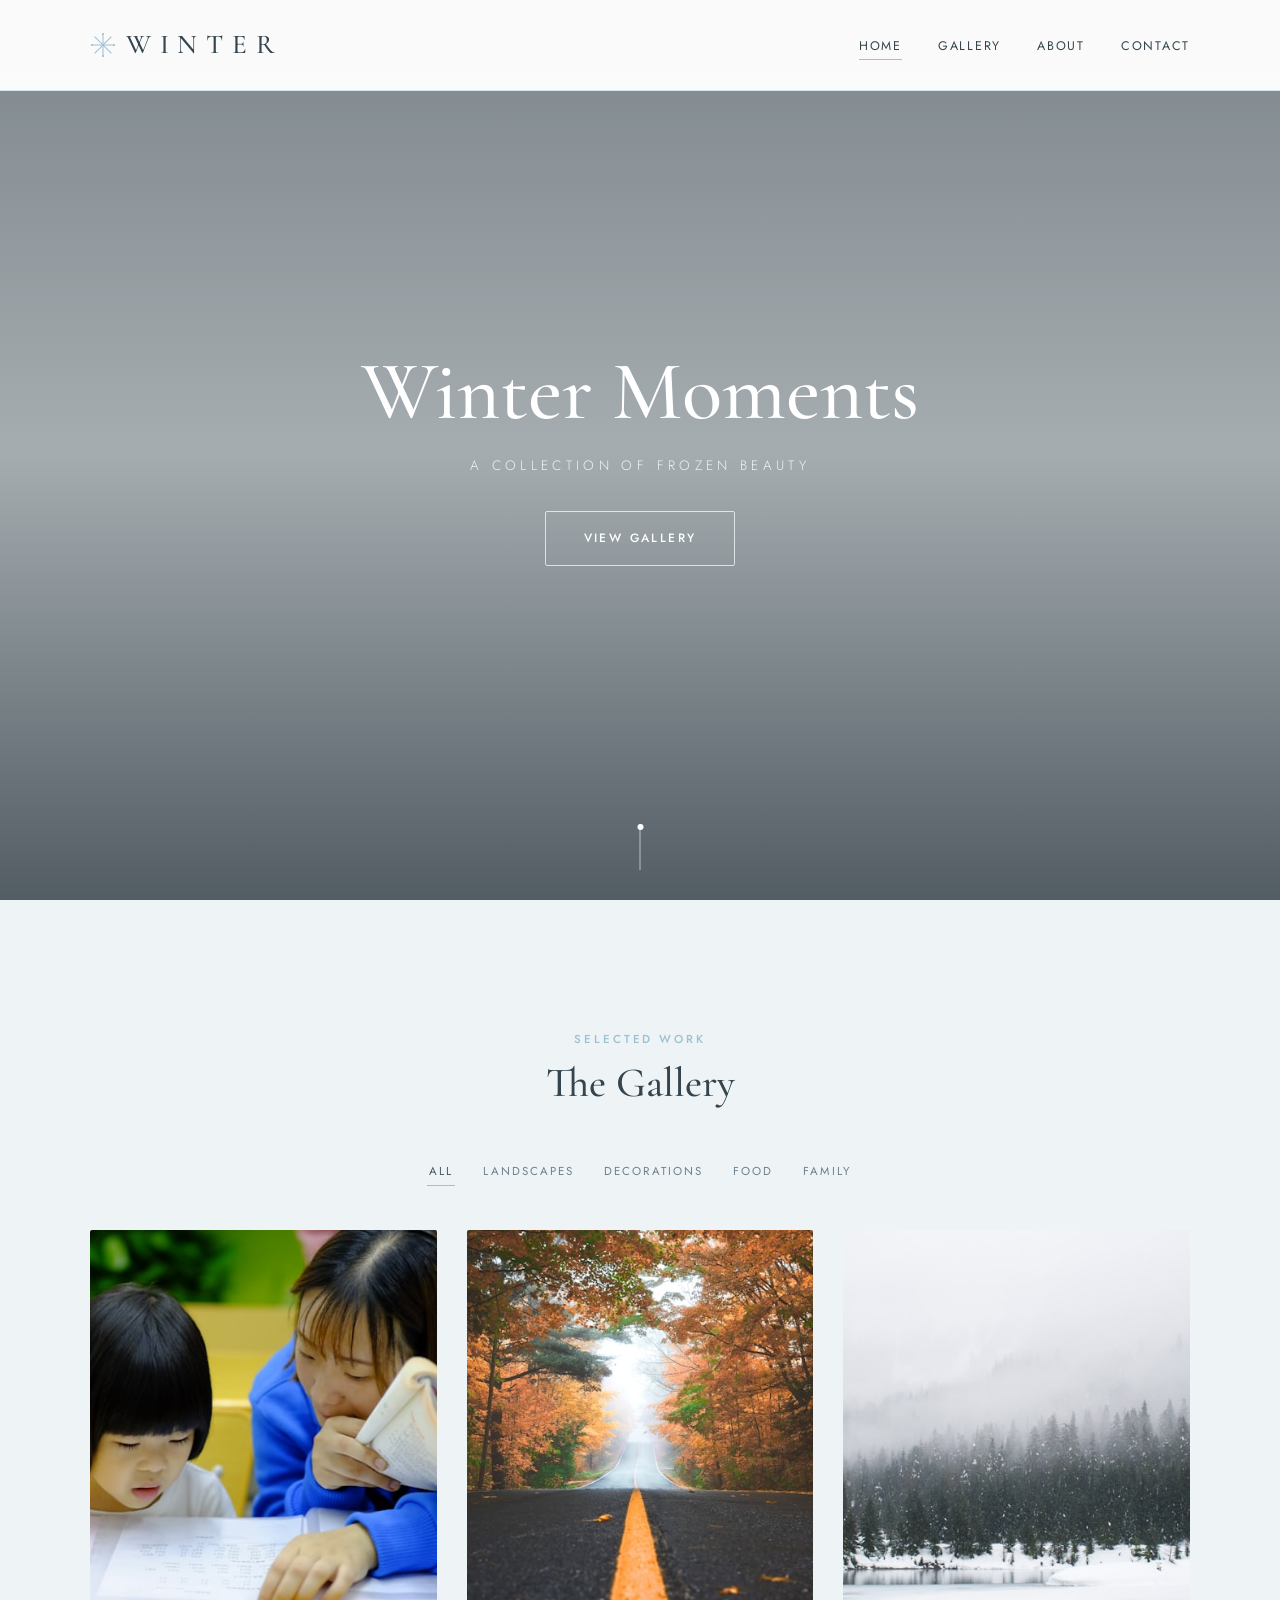
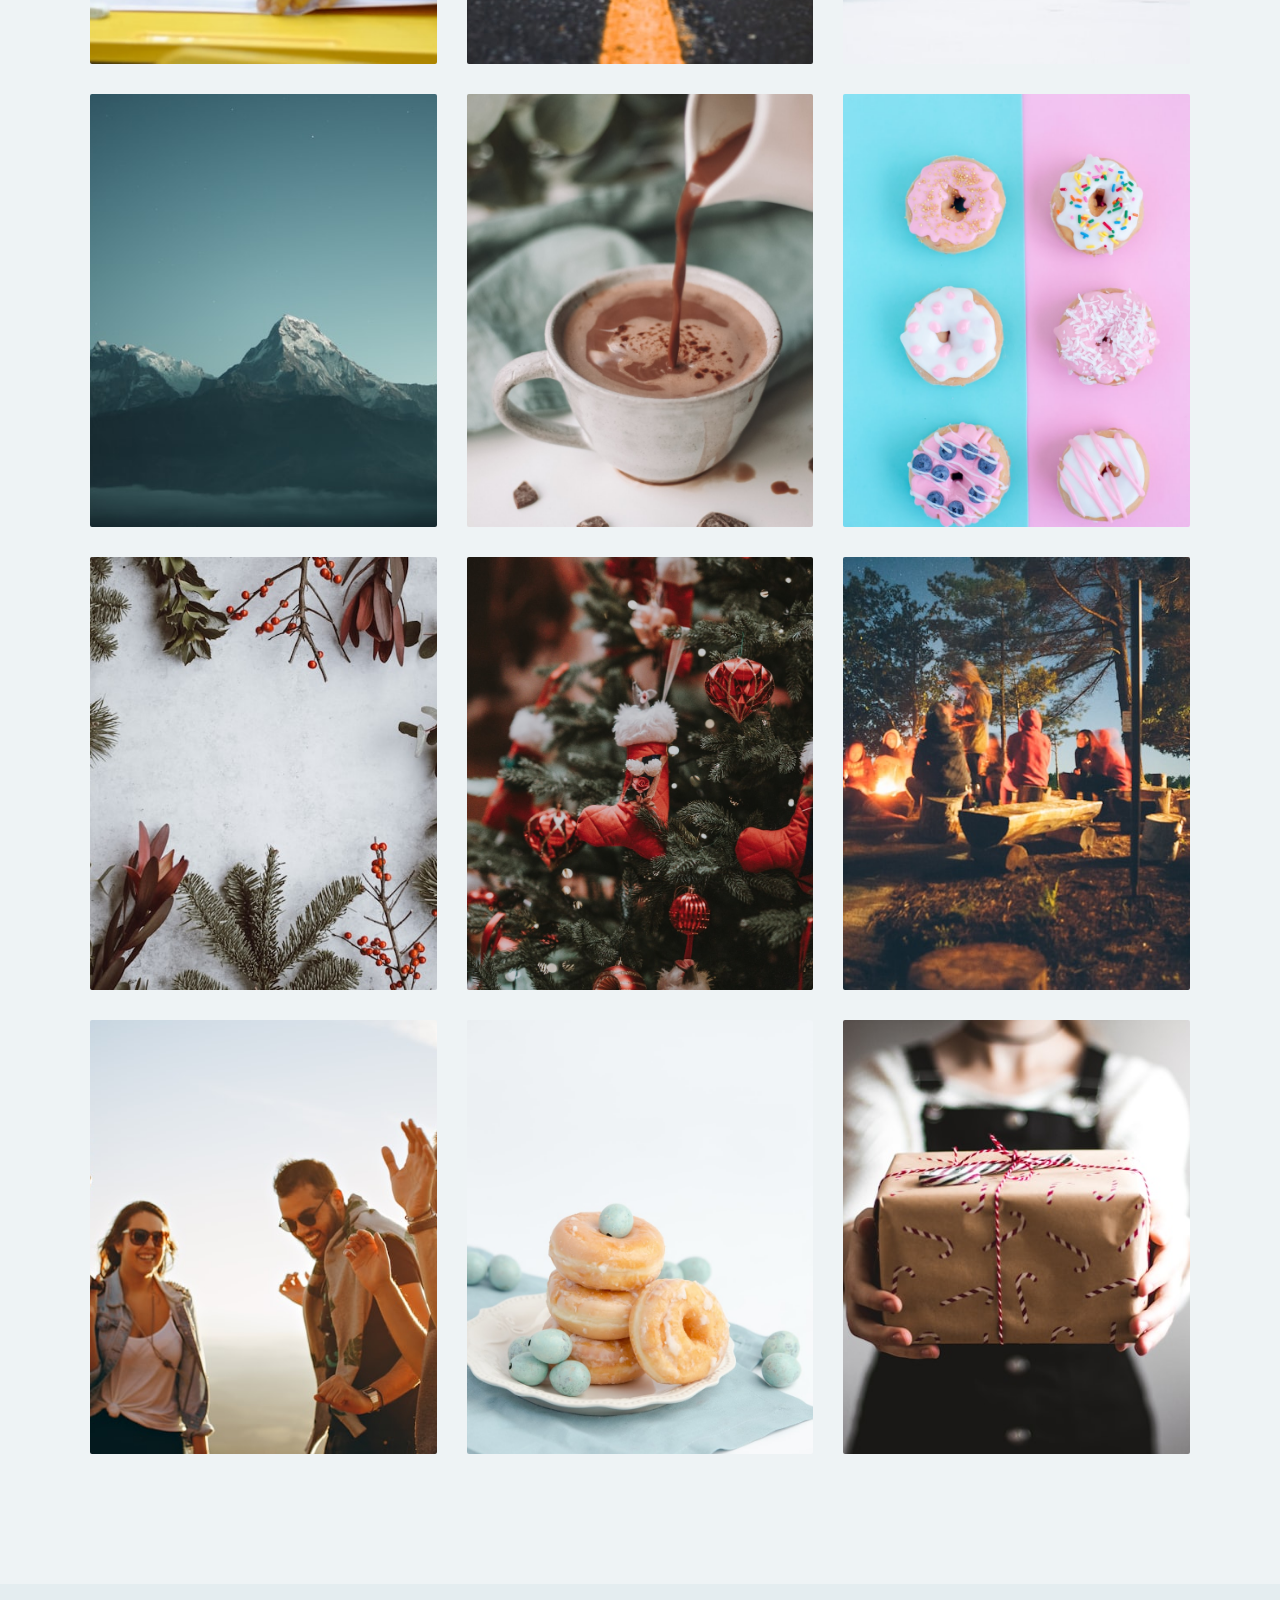
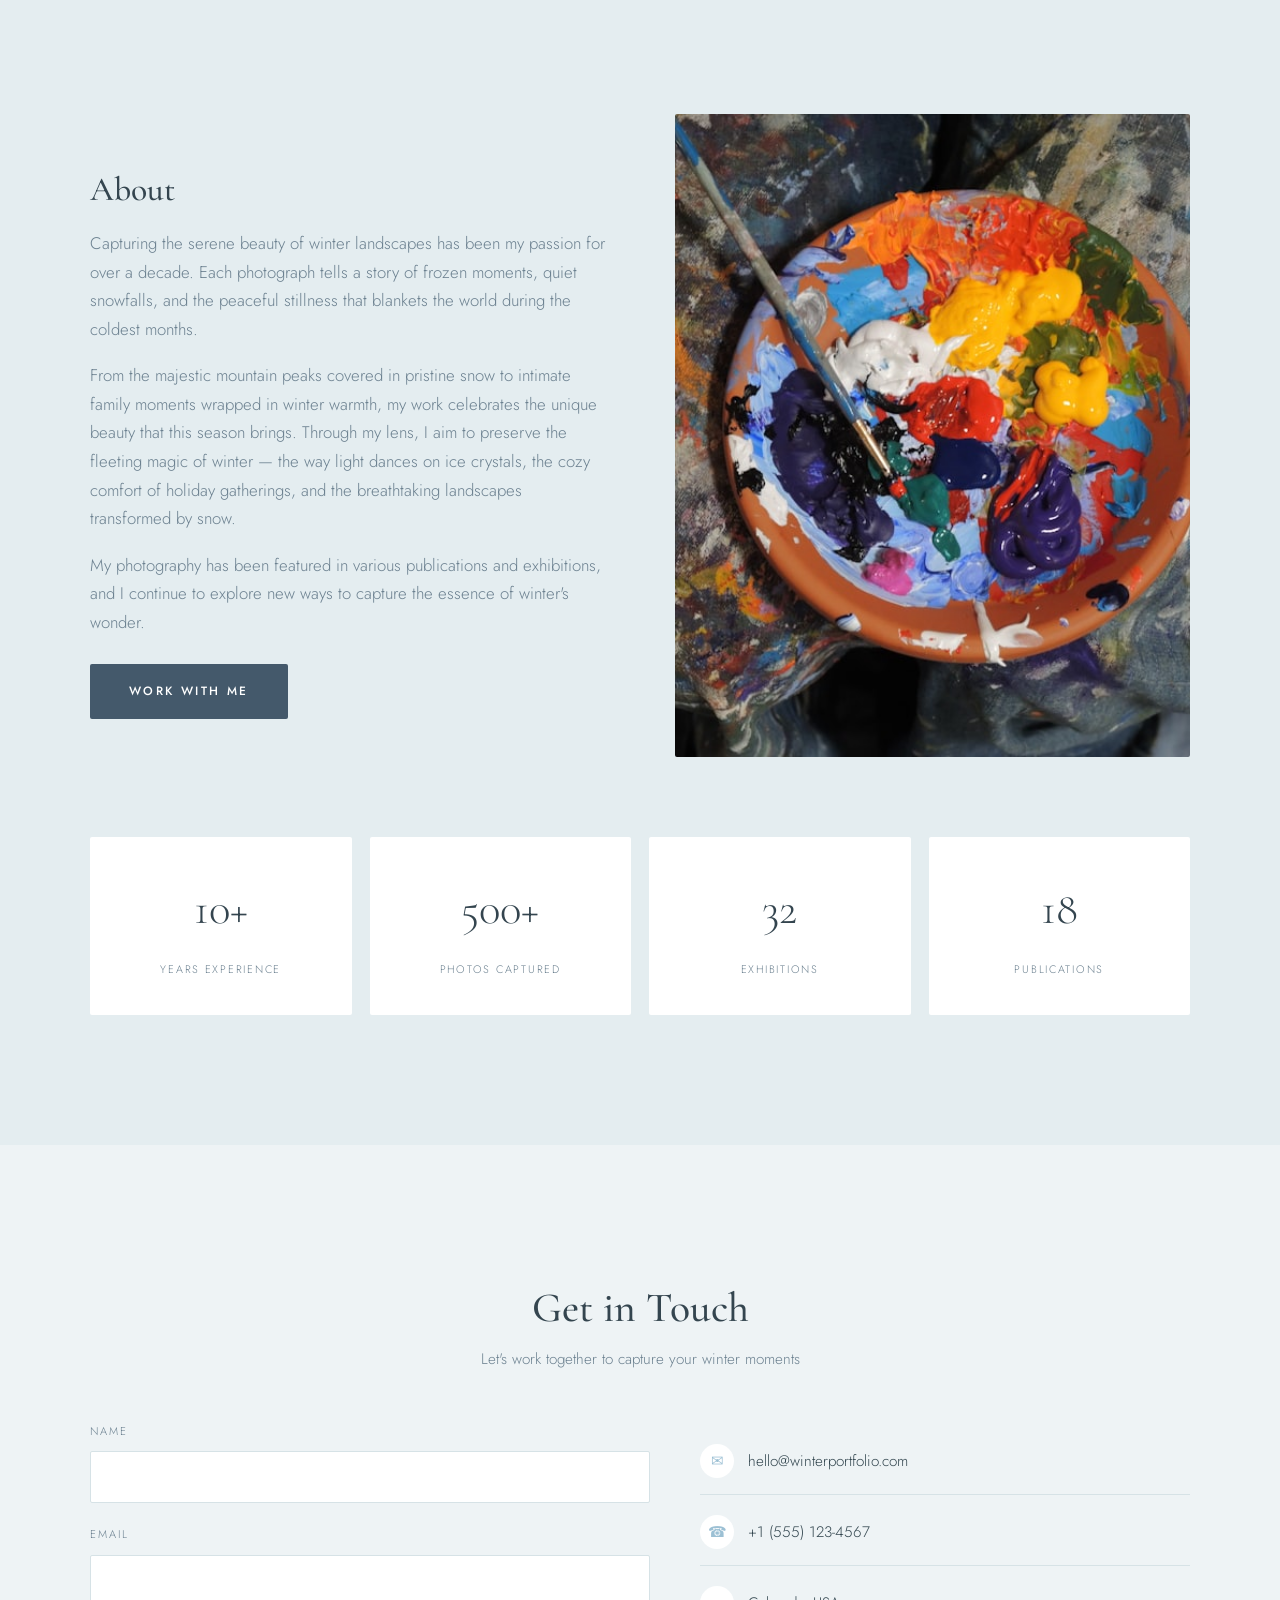
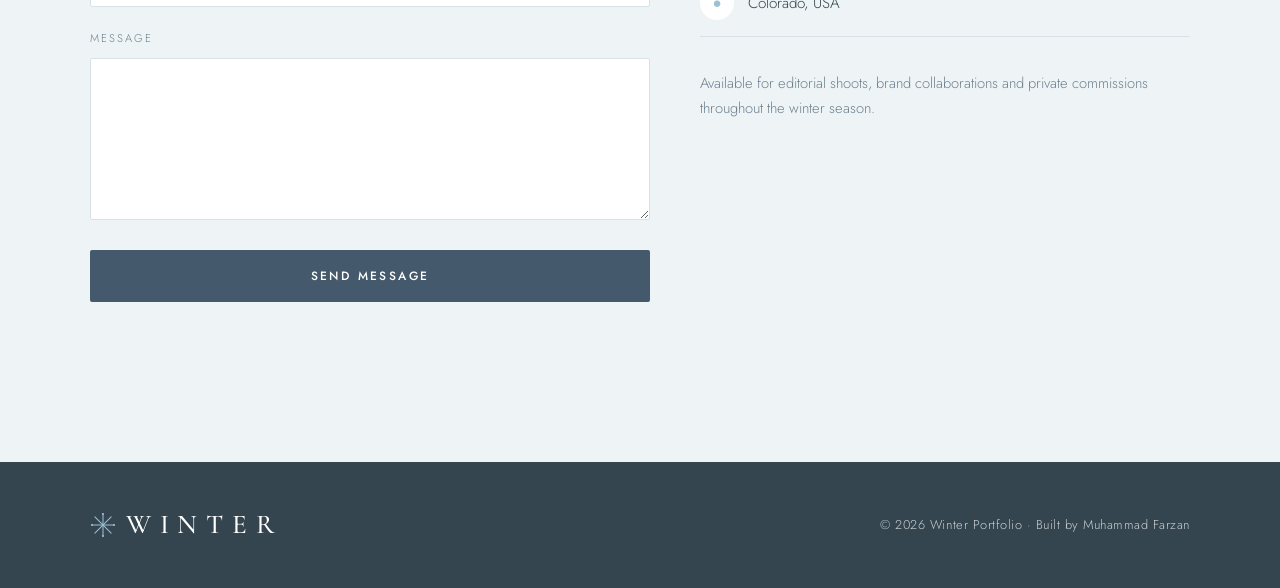
<file: Task5/index.html>
<!DOCTYPE html>
<html lang="en">
<head>
<meta charset="UTF-8">
<meta name="viewport" content="width=device-width, initial-scale=1.0">
<title>Winter Gallery</title>
<meta name="description" content="A photography portfolio celebrating the quiet beauty of winter — landscapes, holiday decorations, food and family moments.">

<!-- Google Fonts -->
<link rel="preconnect" href="https://fonts.googleapis.com">
<link rel="preconnect" href="https://fonts.gstatic.com" crossorigin>
<link href="https://fonts.googleapis.com/css2?family=Cormorant+Garamond:ital,wght@0,400;0,500;0,600;1,400&family=Jost:wght@300;400;500;600&display=swap" rel="stylesheet">

<link rel="stylesheet" href="style.css">
</head>
<body>

<!-- ============ HEADER / NAV ============ -->
<header class="site-header" id="siteHeader">
  <div class="container header-inner">
    <a href="#home" class="logo">
      <svg class="logo-icon" viewBox="0 0 40 40" aria-hidden="true">
        <g stroke="currentColor" stroke-width="1.6" stroke-linecap="round">
          <line x1="20" y1="3" x2="20" y2="37"/>
          <line x1="3" y1="20" x2="37" y2="20"/>
          <line x1="7.5" y1="7.5" x2="32.5" y2="32.5"/>
          <line x1="32.5" y1="7.5" x2="7.5" y2="32.5"/>
        </g>
        <g fill="currentColor">
          <circle cx="20" cy="3" r="1.6"/>
          <circle cx="20" cy="37" r="1.6"/>
          <circle cx="3" cy="20" r="1.6"/>
          <circle cx="37" cy="20" r="1.6"/>
        </g>
      </svg>
      <span class="logo-text">WINTER</span>
    </a>

    <nav class="main-nav" id="mainNav">
      <button class="nav-close" id="navClose" aria-label="Close menu">&times;</button>
      <ul>
        <li><a href="#home" class="nav-link active-link">Home</a></li>
        <li><a href="#gallery" class="nav-link">Gallery</a></li>
        <li><a href="#about" class="nav-link">About</a></li>
        <li><a href="#contact" class="nav-link">Contact</a></li>
      </ul>
    </nav>

    <button class="hamburger" id="hamburger" aria-label="Open menu" aria-expanded="false">
      <span></span><span></span><span></span>
    </button>
  </div>
</header>
<div class="nav-overlay" id="navOverlay"></div>

<!-- ============ HERO ============ -->
<section class="hero" id="home">
  <div class="hero-bg" style="background-image:url('https://picsum.photos/seed/winter-hero-peak/1920/1080');"></div>
  <div class="hero-overlay"></div>
  <div class="hero-content">
    <p class="eyebrow"></p>
    <h1>Winter Moments</h1>
    <p class="hero-sub">A COLLECTION OF FROZEN BEAUTY</p>
    <a href="#gallery" class="btn btn-outline">View Gallery</a>
  </div>
  <a href="#gallery" class="scroll-cue" aria-hidden="true"></a>
</section>

<!-- ============ GALLERY ============ -->
<section class="gallery-section" id="gallery">
  <div class="container">
    <div class="section-head">
      <p class="eyebrow center">Selected Work</p>
      <h2>The Gallery</h2>
    </div>

    <div class="filters" id="filters">
      <button class="filter-btn active" data-filter="all">All</button>
      <button class="filter-btn" data-filter="landscapes">Landscapes</button>
      <button class="filter-btn" data-filter="decorations">Decorations</button>
      <button class="filter-btn" data-filter="food">Food</button>
      <button class="filter-btn" data-filter="family">Family</button>
    </div>

    <div class="gallery-grid" id="galleryGrid">

      <figure class="gallery-item" data-category="landscapes">
        <img src="images/jkdskjs.jfif" alt="Snow capped mountain peaks at dusk" loading="lazy">
        <figcaption><span>Landscapes</span>Silent Peaks</figcaption>
      </figure>

      <figure class="gallery-item" data-category="decorations">
        <img src="images/ojdksa.jfif" alt="Pine branches and winter berries arranged on snow" loading="lazy">
        <figcaption><span>Decorations</span>Pine &amp; Berry</figcaption>
      </figure>

      <figure class="gallery-item" data-category="food">
        <img src="images/nlkaa.jfif" alt="Hot chocolate being poured into a mug" loading="lazy">
        <figcaption><span>Food</span>Warm Cocoa</figcaption>
      </figure>

      <figure class="gallery-item" data-category="landscapes">
        <img src="images/nkjnxs.jfif" alt="Frozen lake bordered by a snowy pine forest" loading="lazy">
        <figcaption><span>Landscapes</span>Frozen Lake</figcaption>
      </figure>

      <figure class="gallery-item" data-category="family">
        <img src="images/kuhdf.jfif" alt="Friends laughing together on a mountainside" loading="lazy">
        <figcaption><span>Family</span>Mountain Laughs</figcaption>
      </figure>

      <figure class="gallery-item" data-category="decorations">
        <img src="images/jdaja.jfif" alt="Red ornaments hanging on a pine tree" loading="lazy">
        <figcaption><span>Decorations</span>Tree Trimmings</figcaption>
      </figure>

      <figure class="gallery-item" data-category="family">
        <img src="images/jhjkd.jfif" alt="Group gathered around a campfire at night" loading="lazy">
        <figcaption><span>Family</span>Fireside Stories</figcaption>
      </figure>

      <figure class="gallery-item" data-category="family">
        <img src="images/kjasd.jfif" alt="Mother and daughter reading together at a desk" loading="lazy">
        <figcaption><span>Family</span>Quiet Lessons</figcaption>
      </figure>

      <figure class="gallery-item" data-category="decorations">
        <img src="images/kjnska.jfif" alt="Hand wrapped gift box tied with twine" loading="lazy">
        <figcaption><span>Decorations</span>Wrapped With Care</figcaption>
      </figure>

      <figure class="gallery-item" data-category="landscapes">
        <img src="images/efdgd.jfif" alt="Small cabin covered in fresh snow" loading="lazy">
        <figcaption><span>Landscapes</span>Snowbound Cabin</figcaption>
      </figure>

      <figure class="gallery-item" data-category="food">
        <img src="images/1.jfif" alt="Plate of fresh gingerbread cookies" loading="lazy">
        <figcaption><span>Food</span>Gingerbread Batch</figcaption>
      </figure>

      <figure class="gallery-item" data-category="family">
        <img src="images/2.jfif" alt="Family skating together on an outdoor rink" loading="lazy">
        <figcaption><span>Family</span>First Skate</figcaption>
      </figure>

    </div>
  </div>
</section>

<!-- ============ ABOUT ============ -->
<section class="about-section" id="about">
  <div class="container about-grid">
    <div class="about-text">
      <p class="eyebrow"></p>
      <h2>About</h2>
      <p>Capturing the serene beauty of winter landscapes has been my passion for over a decade. Each photograph tells a story of frozen moments, quiet snowfalls, and the peaceful stillness that blankets the world during the coldest months.</p>
      <p>From the majestic mountain peaks covered in pristine snow to intimate family moments wrapped in winter warmth, my work celebrates the unique beauty that this season brings. Through my lens, I aim to preserve the fleeting magic of winter — the way light dances on ice crystals, the cozy comfort of holiday gatherings, and the breathtaking landscapes transformed by snow.</p>
      <p>My photography has been featured in various publications and exhibitions, and I continue to explore new ways to capture the essence of winter's wonder.</p>
      <a href="#contact" class="btn btn-solid">Work With Me</a>
    </div>
    <div class="about-image">
      <img src="images/bkjjhvjv.jfif" alt="Photographer adjusting a camera in a snowy field" loading="lazy">
    </div>
  </div>

  <div class="container stats-grid">
    <div class="stat-card">
      <span class="stat-number">10+</span>
      <span class="stat-label">Years Experience</span>
    </div>
    <div class="stat-card">
      <span class="stat-number">500+</span>
      <span class="stat-label">Photos Captured</span>
    </div>
    <div class="stat-card">
      <span class="stat-number">32</span>
      <span class="stat-label">Exhibitions</span>
    </div>
    <div class="stat-card">
      <span class="stat-number">18</span>
      <span class="stat-label">Publications</span>
    </div>
  </div>
</section>

<!-- ============ CONTACT ============ -->
<section class="contact-section" id="contact">
  <div class="container">
    <div class="section-head">
      <p class="eyebrow center"></p>
      <h2>Get in Touch</h2>
      <p class="section-sub">Let's work together to capture your winter moments</p>
    </div>

    <div class="contact-grid">
      <form class="contact-form" id="contactForm" novalidate>
        <div class="field">
          <label for="name">Name</label>
          <input type="text" id="name" name="name" required>
        </div>
        <div class="field">
          <label for="email">Email</label>
          <input type="email" id="email" name="email" required>
        </div>
        <div class="field">
          <label for="message">Message</label>
          <textarea id="message" name="message" rows="6" required></textarea>
        </div>
        <button type="submit" class="btn btn-solid full-width">Send Message</button>
        <p class="form-note" id="formNote" aria-live="polite"></p>
      </form>

      <div class="contact-info">
        <a class="info-row" href="mailto:hello@winterportfolio.com">
          <span class="info-icon">&#9993;</span>
          <span>hello@winterportfolio.com</span>
        </a>
        <a class="info-row" href="tel:+15551234567">
          <span class="info-icon">&#9742;</span>
          <span>+1 (555) 123-4567</span>
        </a>
        <div class="info-row">
          <span class="info-icon">&#9679;</span>
          <span>Colorado, USA</span>
        </div>

        <div class="info-divider"></div>

        <p class="info-note">Available for editorial shoots, brand collaborations and private commissions throughout the winter season.</p>
      </div>
    </div>
  </div>
</section>

<!-- ============ FOOTER ============ -->
<footer class="site-footer">
  <div class="container footer-inner">
    <a href="#home" class="logo footer-logo">
      <svg class="logo-icon" viewBox="0 0 40 40" aria-hidden="true">
        <g stroke="currentColor" stroke-width="1.6" stroke-linecap="round">
          <line x1="20" y1="3" x2="20" y2="37"/>
          <line x1="3" y1="20" x2="37" y2="20"/>
          <line x1="7.5" y1="7.5" x2="32.5" y2="32.5"/>
          <line x1="32.5" y1="7.5" x2="7.5" y2="32.5"/>
        </g>
        <g fill="currentColor">
          <circle cx="20" cy="3" r="1.6"/>
          <circle cx="20" cy="37" r="1.6"/>
          <circle cx="3" cy="20" r="1.6"/>
          <circle cx="37" cy="20" r="1.6"/>
        </g>
      </svg>
      <span class="logo-text">WINTER</span>
    </a>
    <p class="footer-copy">&copy; <span id="year"></span> Winter Portfolio &middot; Built by Muhammad Farzan</p>
  </div>
</footer>

<script src="script.js"></script>
</body>
</html>
</file>
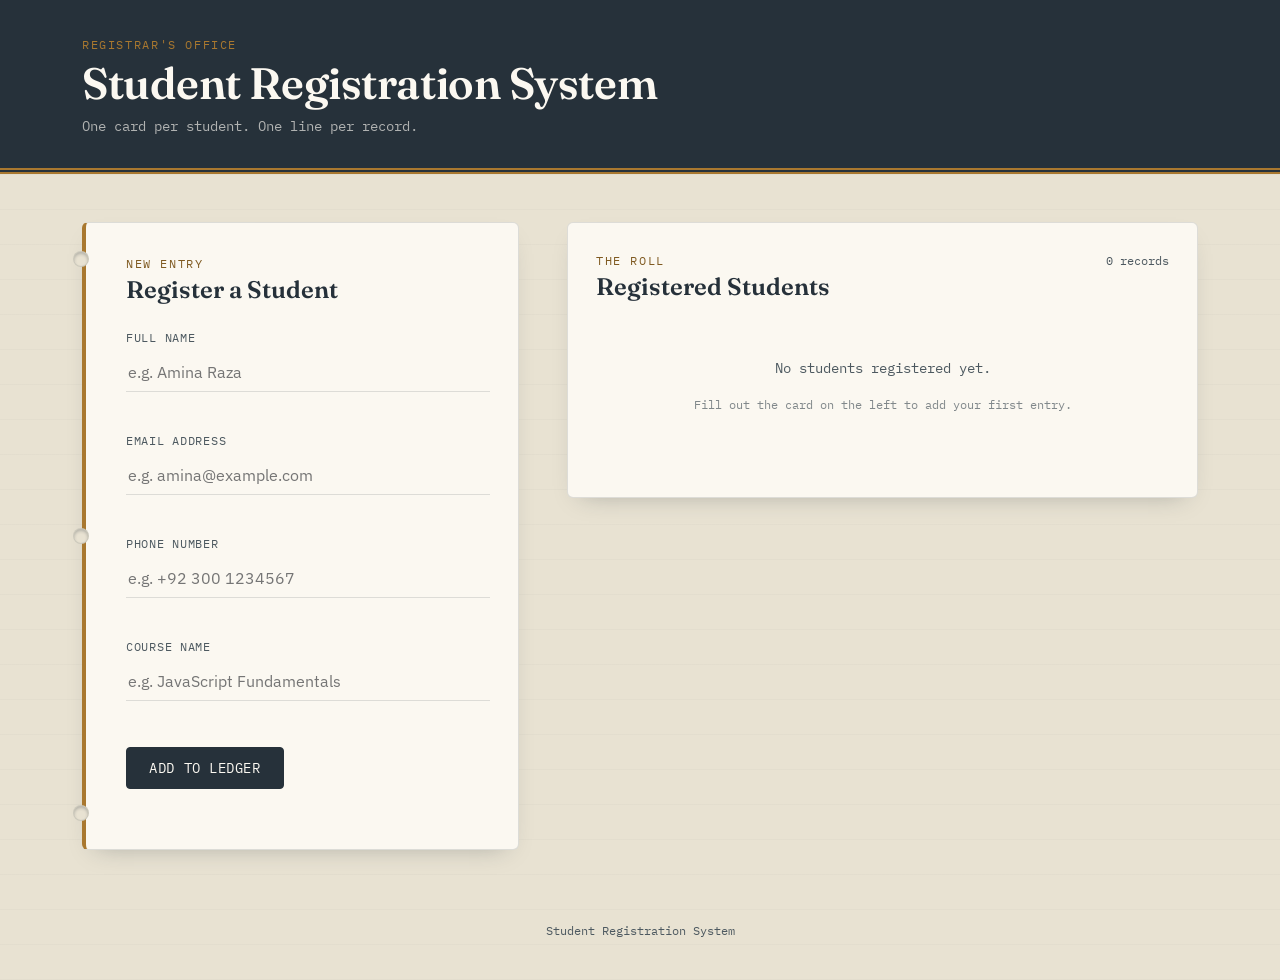
<file: Task8/index.html>
<!DOCTYPE html>
<html lang="en">
<head>
  <meta charset="UTF-8" />
  <meta name="viewport" content="width=device-width, initial-scale=1.0" />
  <title>Student Registration System</title>

  <!-- Bootstrap 5 -->
  <link
    href="https://cdn.jsdelivr.net/npm/bootstrap@5.3.3/dist/css/bootstrap.min.css"
    rel="stylesheet"
  />

  <!-- Fonts: serif display, sans body, mono for record data -->
  <link rel="preconnect" href="https://fonts.googleapis.com" />
  <link
    href="https://fonts.googleapis.com/css2?family=Fraunces:opsz,wght@9..144,500;9..144,600;9..144,700&family=IBM+Plex+Sans:wght@400;500;600&family=IBM+Plex+Mono:wght@400;500&display=swap"
    rel="stylesheet"
  />

  <link rel="stylesheet" href="css/style.css" />
</head>
<body>

  <!-- Header -->
  <header class="ledger-header">
    <div class="container">
      <div class="d-flex align-items-center justify-content-between flex-wrap gap-3">
        <div>
          <p class="eyebrow">Registrar's Office</p>
          <h1 class="ledger-title">Student Registration System</h1>
          <p class="ledger-subtitle">One card per student. One line per record.</p>
        </div>
        <!-- <div class="header-stamp" aria-hidden="true">
          <span class="stamp-ring">
            <span class="stamp-text">EST.</span>
            <span class="stamp-year">2026</span>
          </span>
        </div> -->
      </div>
    </div>
  </header>

  <main class="container py-4 py-md-5">
    <div class="row g-4 g-lg-5">

      <!-- Registration card -->
      <div class="col-12 col-lg-5">
        <section class="index-card" aria-labelledby="form-heading">
          <div class="card-punch-holes" aria-hidden="true">
            <span></span><span></span><span></span>
          </div>

          <p class="eyebrow" id="form-heading">New Entry</p>
          <h2 class="card-heading" id="form-mode-title">Register a Student</h2>

          <form id="registration-form" novalidate>
            <div class="field-group">
              <label for="fullName" class="field-label">Full Name</label>
              <input
                type="text"
                id="fullName"
                name="fullName"
                class="field-input"
                placeholder="e.g. Amina Raza"
                autocomplete="name"
              />
              <p class="field-error" id="fullName-error" role="alert"></p>
            </div>

            <div class="field-group">
              <label for="email" class="field-label">Email Address</label>
              <input
                type="text"
                id="email"
                name="email"
                class="field-input"
                placeholder="e.g. amina@example.com"
                autocomplete="email"
              />
              <p class="field-error" id="email-error" role="alert"></p>
            </div>

            <div class="field-group">
              <label for="phone" class="field-label">Phone Number</label>
              <input
                type="text"
                id="phone"
                name="phone"
                class="field-input"
                placeholder="e.g. +92 300 1234567"
                autocomplete="tel"
              />
              <p class="field-error" id="phone-error" role="alert"></p>
            </div>

            <div class="field-group">
              <label for="course" class="field-label">Course Name</label>
              <input
                type="text"
                id="course"
                name="course"
                class="field-input"
                placeholder="e.g. JavaScript Fundamentals"
                list="course-suggestions"
                autocomplete="off"
              />
              <datalist id="course-suggestions">
                <option value="HTML &amp; CSS Foundations"></option>
                <option value="JavaScript Fundamentals"></option>
                <option value="React for Beginners"></option>
                <option value="Python Programming"></option>
                <option value="UI/UX Design"></option>
              </datalist>
              <p class="field-error" id="course-error" role="alert"></p>
            </div>

            <div class="form-actions">
              <button type="submit" class="btn-ledger" id="submit-btn">
                Add to Ledger
              </button>
              <button type="button" class="btn-ledger-ghost d-none" id="cancel-edit-btn">
                Cancel Edit
              </button>
            </div>

            <p class="form-status" id="form-status" role="status" aria-live="polite"></p>
          </form>
        </section>
      </div>

      <!-- Records ledger -->
      <div class="col-12 col-lg-7">
        <section class="ledger-panel" aria-labelledby="records-heading">
          <div class="d-flex align-items-baseline justify-content-between flex-wrap gap-2 mb-3">
            <div>
              <p class="eyebrow" id="records-heading">The Roll</p>
              <h2 class="card-heading mb-0">Registered Students</h2>
            </div>
            <span class="record-count" id="record-count">0 records</span>
          </div>

          <div class="table-scroll">
            <table class="ledger-table" id="ledger-table">
              <thead>
                <tr>
                  <th scope="col">Roll No.</th>
                  <th scope="col">Full Name</th>
                  <th scope="col">Email</th>
                  <th scope="col">Phone</th>
                  <th scope="col">Course</th>
                  <th scope="col" class="text-end">Actions</th>
                </tr>
              </thead>
              <tbody id="ledger-body">
                <!-- Rows injected by js/script.js -->
              </tbody>
            </table>
          </div>

          <div class="empty-state" id="empty-state">
            <p>No students registered yet.</p>
            <p class="empty-sub">Fill out the card on the left to add your first entry.</p>
          </div>
        </section>
      </div>

    </div>
  </main>

  <footer class="ledger-footer">
    <div class="container">
      <p class="mb-0">Student Registration System </p>
    </div>
  </footer>

  <script src="js/script.js"></script>
</body>
</html>
</file>
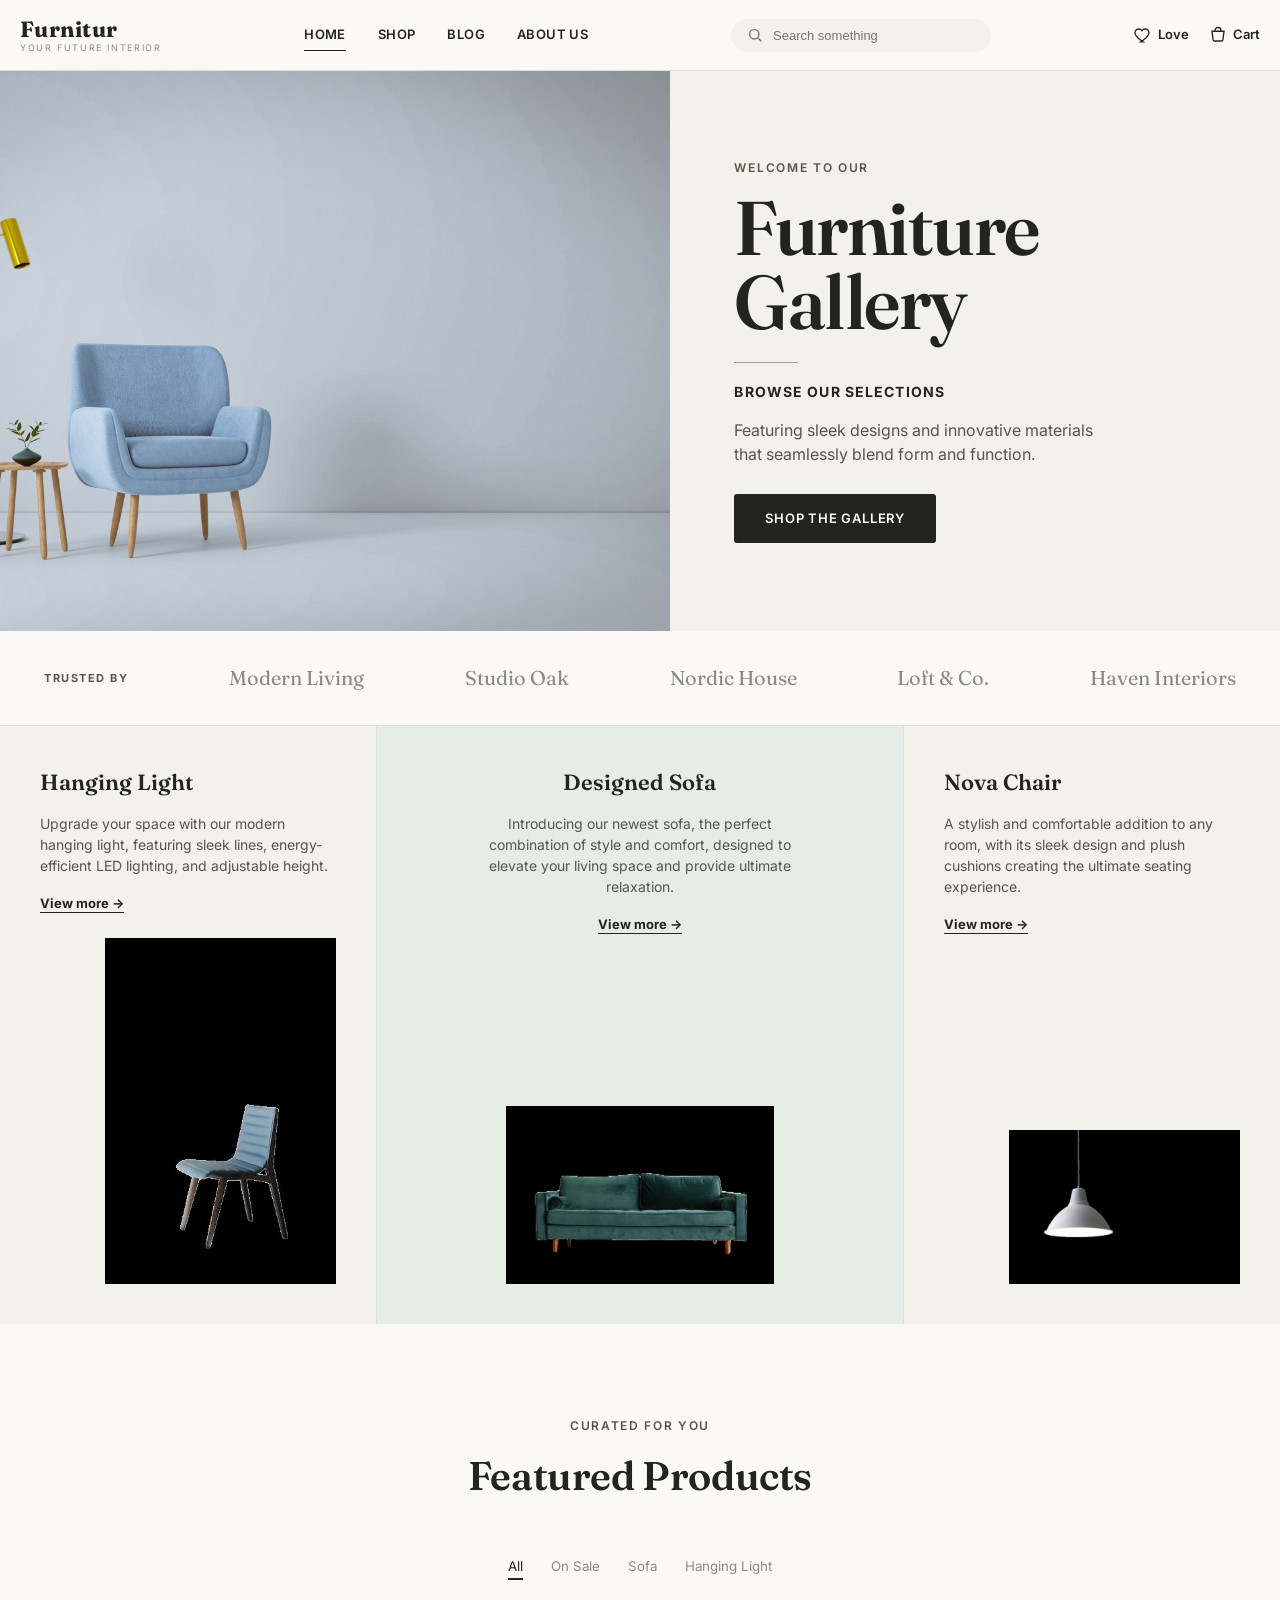
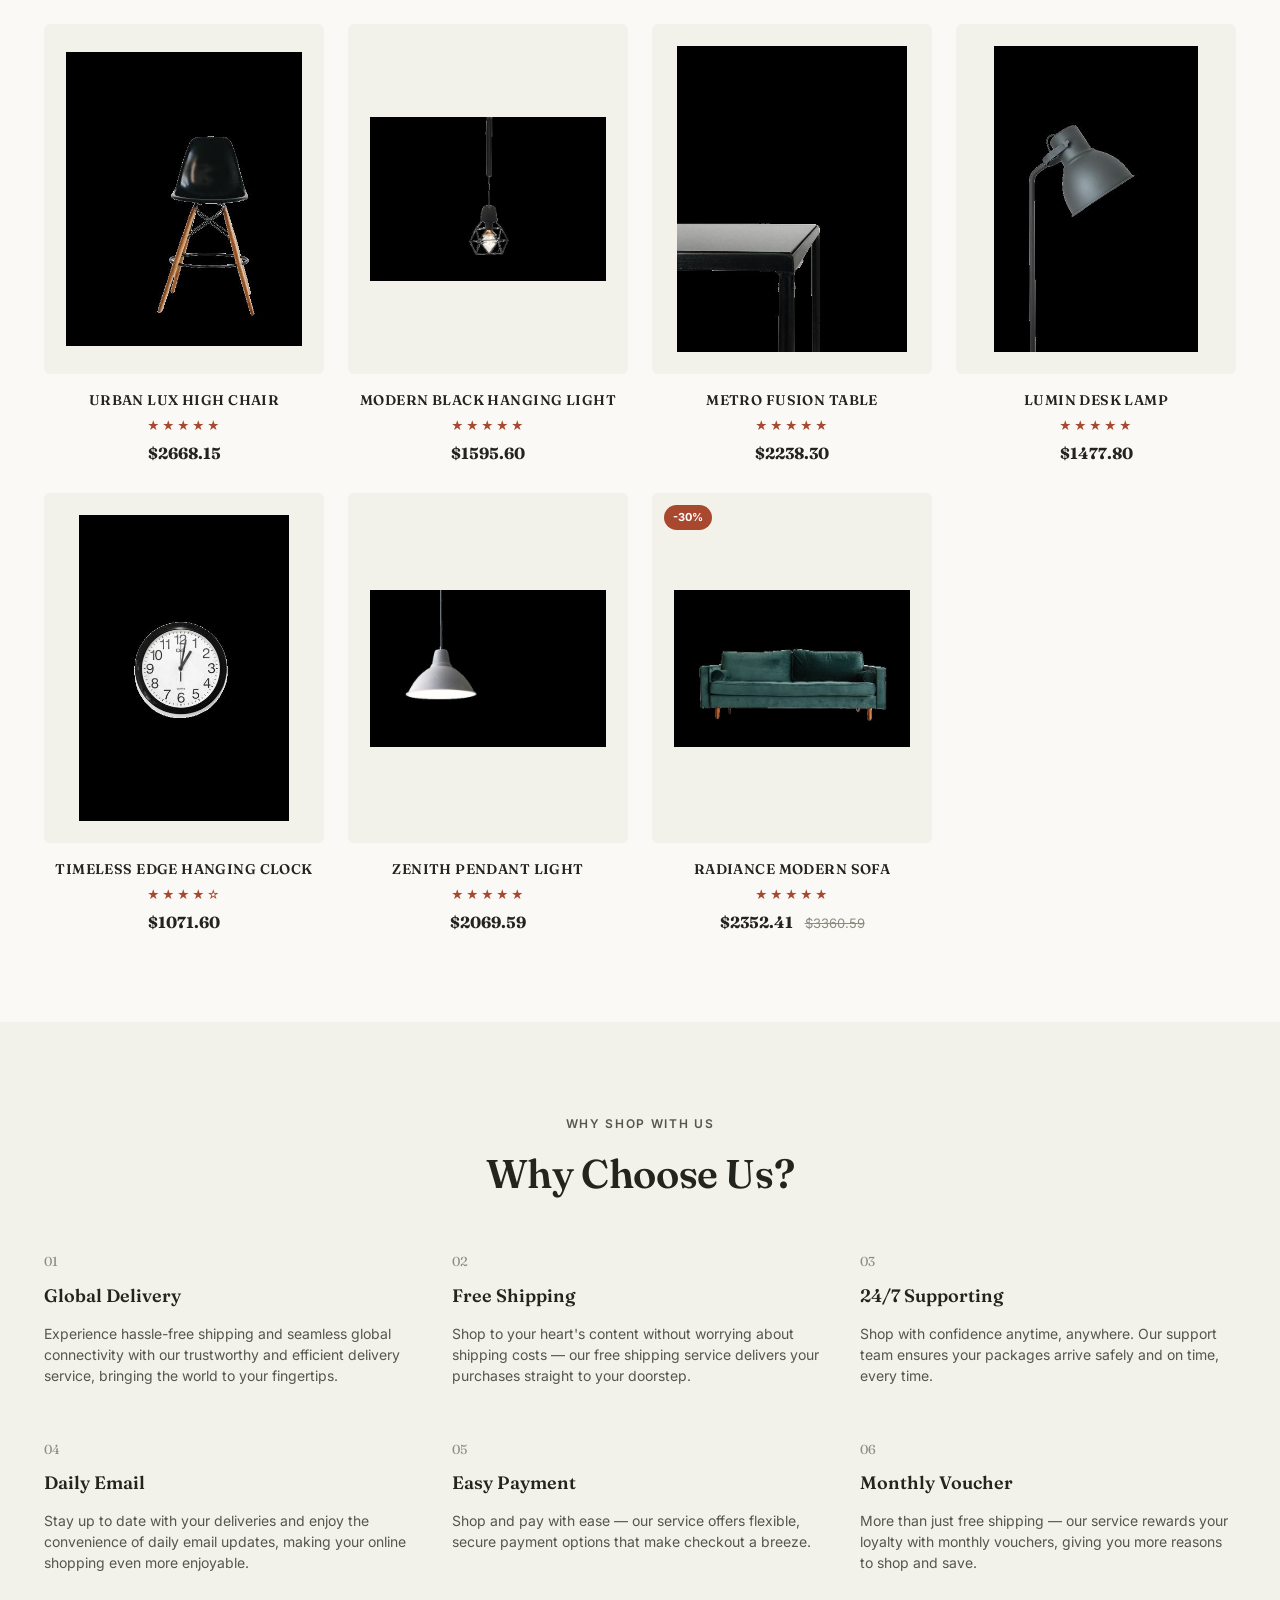
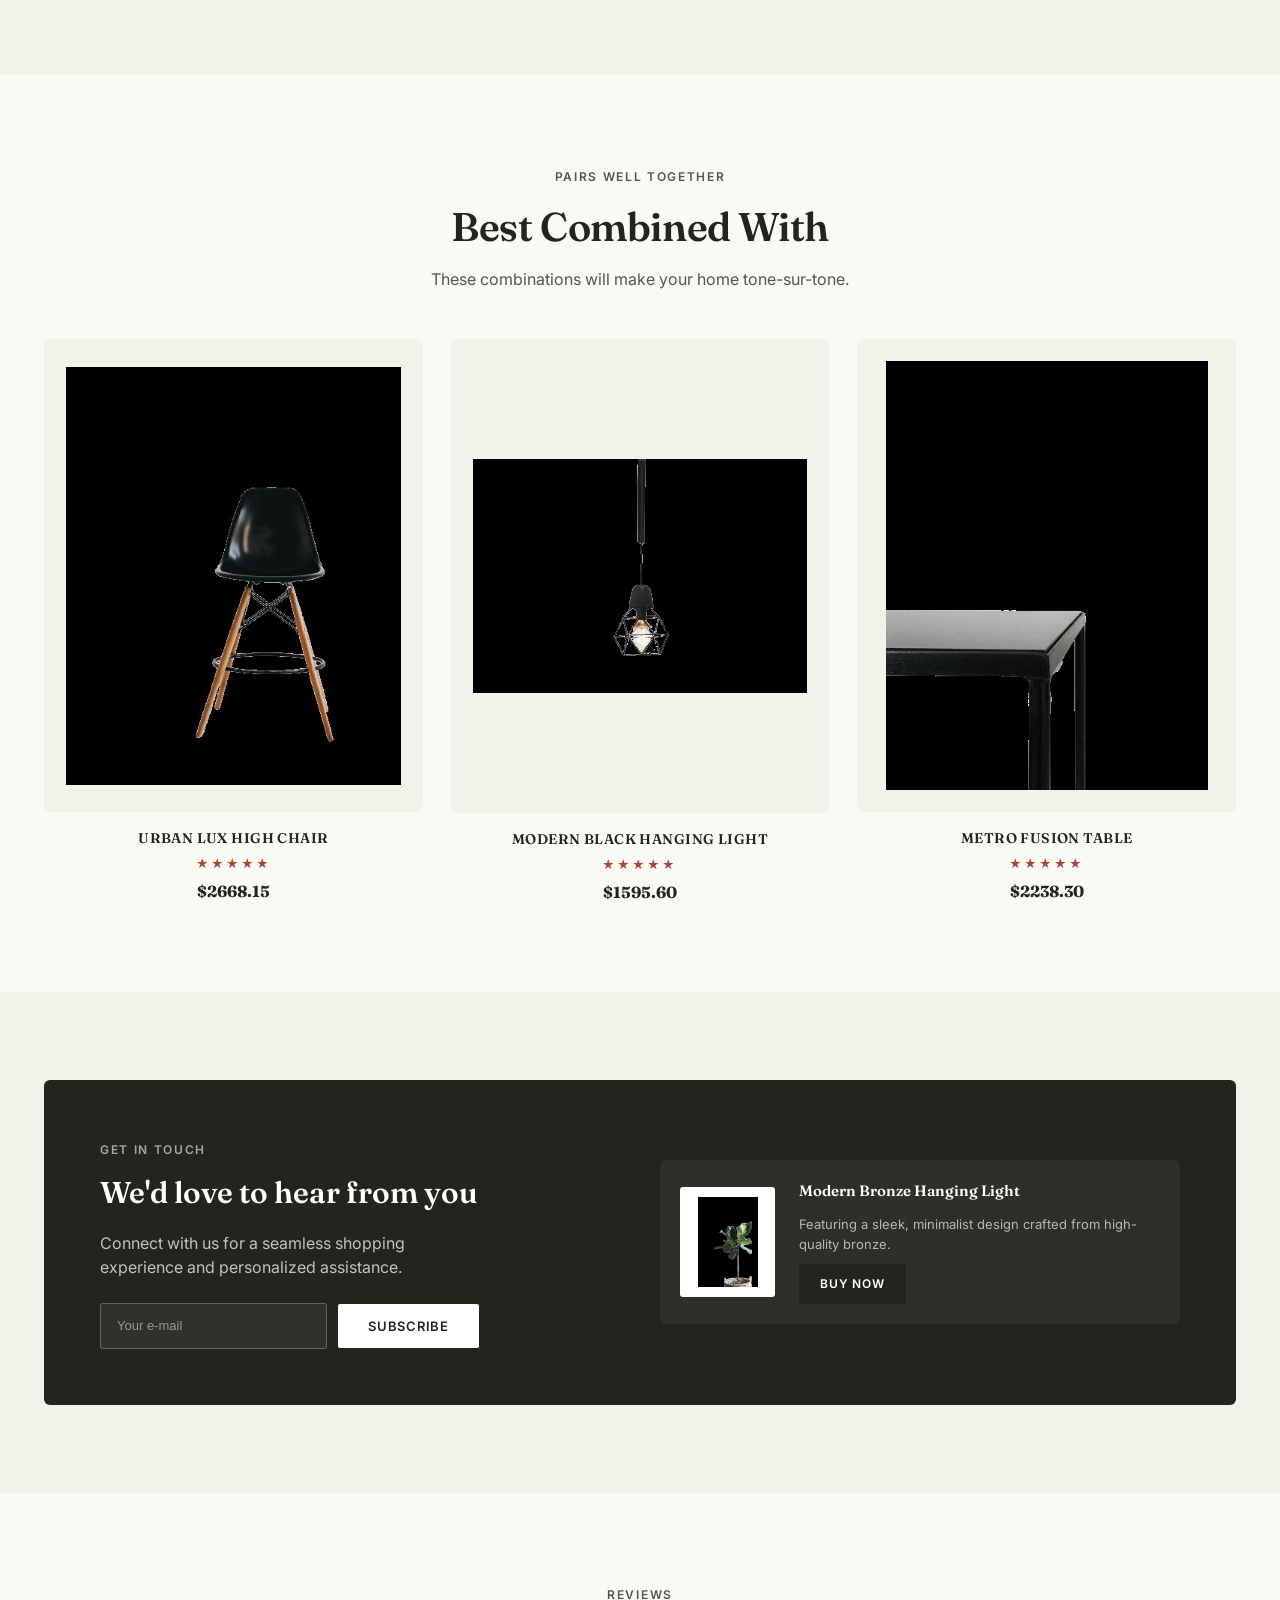
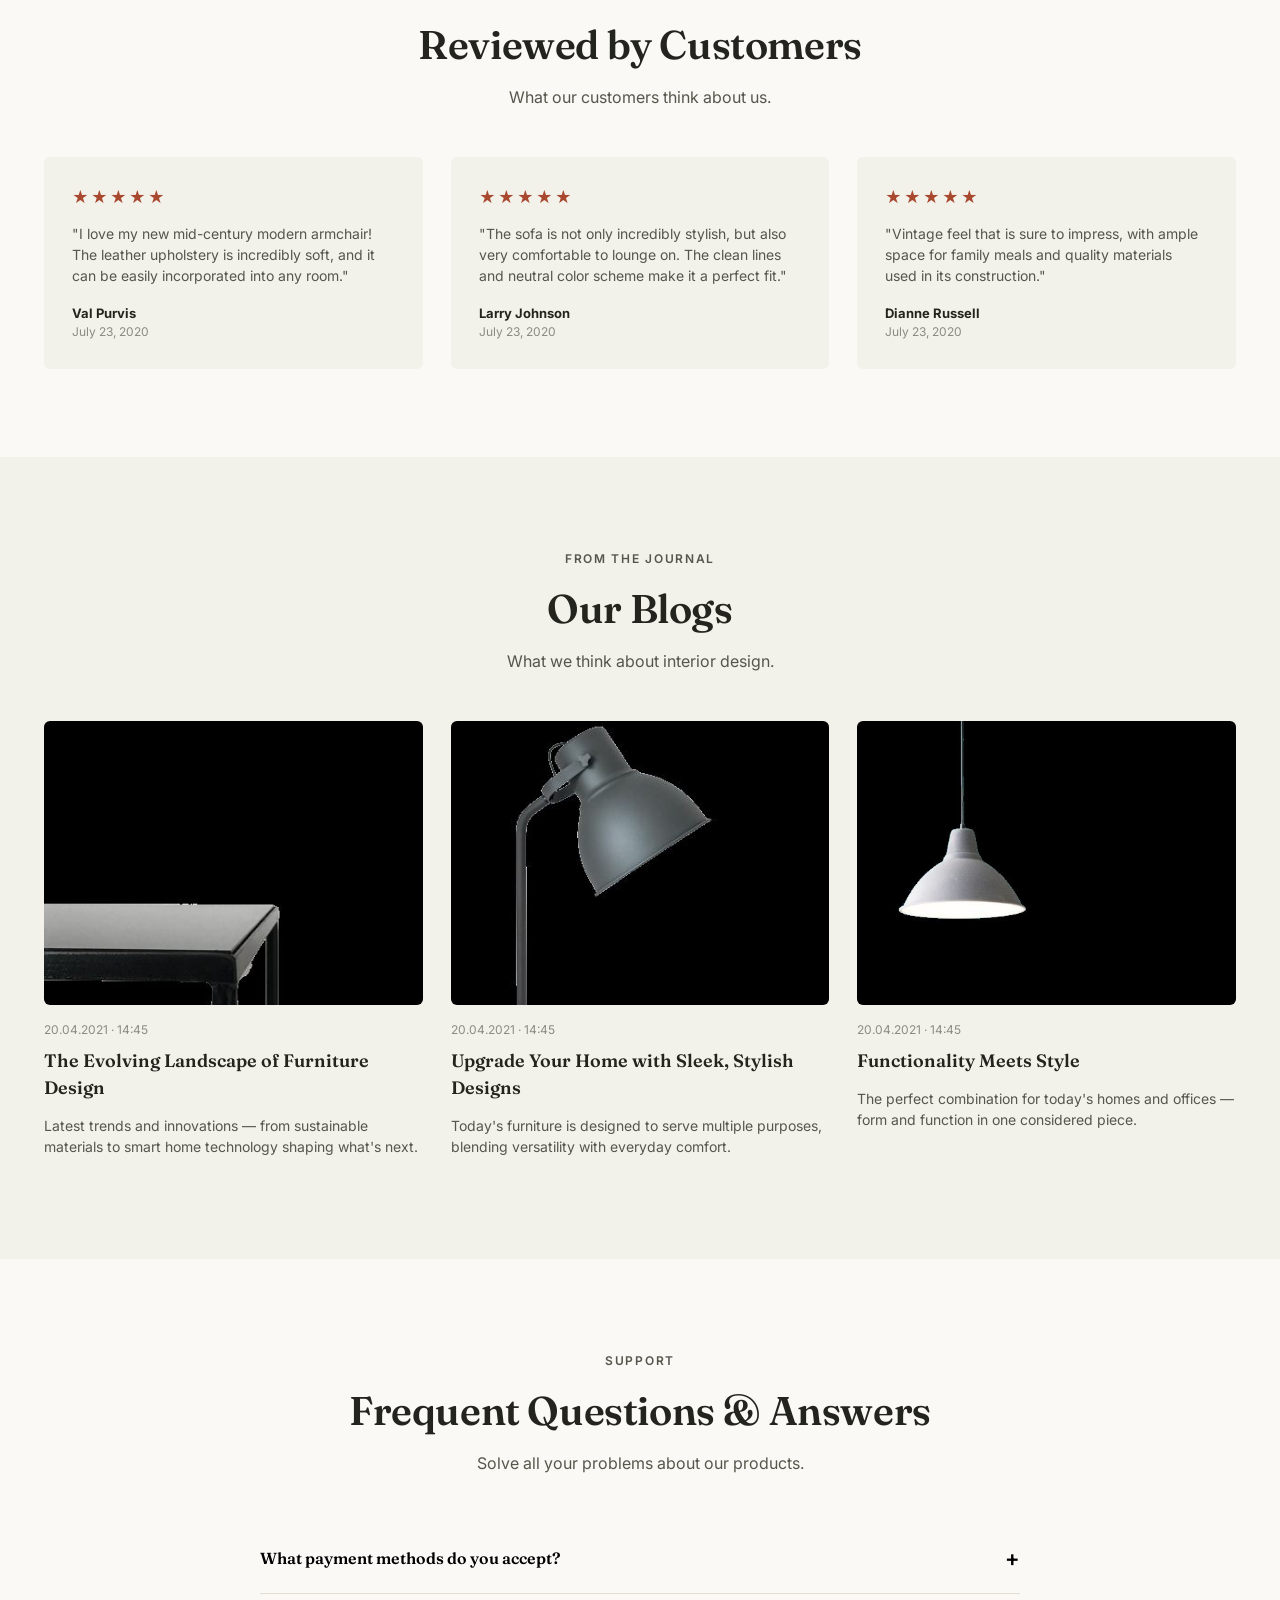
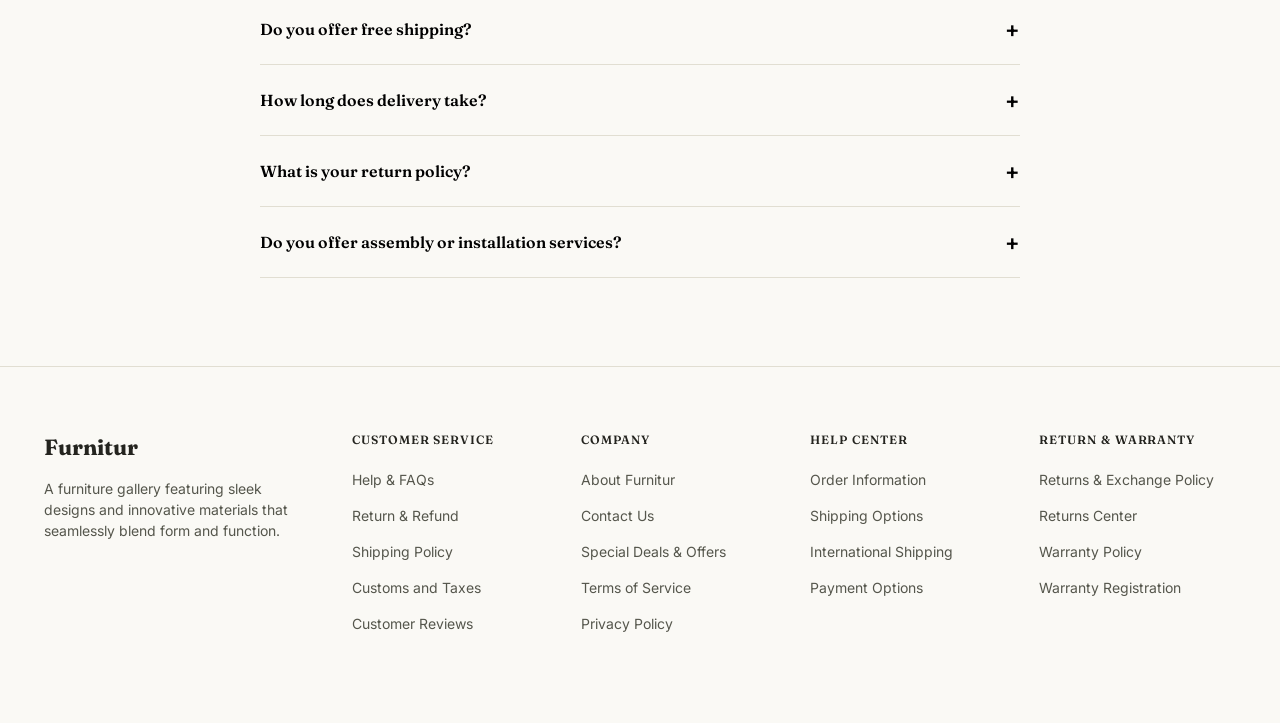
<file: Task9/index.html>
<!DOCTYPE html>
<html lang="en">
<head>
<meta charset="UTF-8" />
<meta name="viewport" content="width=device-width, initial-scale=1.0" />
<title>Furnitur — Your Future Interior</title>
<meta name="description" content="Furnitur is a furniture gallery featuring sleek designs and innovative materials that seamlessly blend form and function." />
<link rel="preconnect" href="https://fonts.googleapis.com">
<link rel="preconnect" href="https://fonts.gstatic.com" crossorigin>
<link href="https://fonts.googleapis.com/css2?family=Fraunces:opsz,wght@9..144,500;9..144,600;9..144,700&family=Inter:wght@400;500;600;700&display=swap" rel="stylesheet">
<link rel="stylesheet" href="css/style.css" />
</head>
<body>

<header class="nav">
  <div class="container nav__row">
    <button class="nav__menu-toggle" data-menu-toggle aria-label="Toggle menu" aria-expanded="false">
      <svg width="22" height="22" viewBox="0 0 24 24" fill="none" stroke="currentColor" stroke-width="2"><path d="M3 6h18M3 12h18M3 18h18" stroke-linecap="round"/></svg>
    </button>
    <a href="index.html" class="nav__logo">
      <strong>Furnitur</strong>
      <span>Your future interior</span>
    </a>
    <nav class="nav__links" data-nav-menu>
      <a href="index.html" class="is-active">Home</a>
      <a href="shop.html">Shop</a>
      <a href="index.html#blogs">Blog</a>
      <a href="index.html#about">About Us</a>
    </nav>
    <form class="nav__search" data-nav-search role="search">
      <svg width="16" height="16" viewBox="0 0 24 24" fill="none" stroke="currentColor" stroke-width="2"><circle cx="11" cy="11" r="7"/><path d="m21 21-4.3-4.3" stroke-linecap="round"/></svg>
      <input type="search" placeholder="Search something" aria-label="Search products" />
    </form>
    <div class="nav__actions">
      <a href="shop.html?category=On+Sale" class="nav__icon-link">
        <svg width="18" height="18" viewBox="0 0 24 24" fill="none" stroke="currentColor" stroke-width="1.8"><path d="M12 21s-7.5-4.6-10-9.3C.4 8 2 4.5 5.6 4c2-.3 3.9.7 5 2.3 1.1-1.6 3-2.6 5-2.3 3.6.5 5.2 4 3.6 7.7-2.5 4.7-10 9.3-10 9.3Z"/></svg>
        Love
      </a>
      <a href="cart.html" class="nav__icon-link">
        <svg width="18" height="18" viewBox="0 0 24 24" fill="none" stroke="currentColor" stroke-width="1.8"><path d="M4 7h16l-1.5 11.5a2 2 0 0 1-2 1.5H7.5a2 2 0 0 1-2-1.5L4 7Z"/><path d="M8 7V6a4 4 0 0 1 8 0v1" stroke-linecap="round"/></svg>
        Cart
        <span class="nav__badge is-hidden" data-cart-count>0</span>
      </a>
    </div>
  </div>
</header>

<main>

  <section class="hero">
    <div class="hero__grid">
      <div class="hero__image">
        <img src="assets/images/site/hero.jpg" alt="A pale blue armchair beside a wooden side table in a bright, minimal room" />
      </div>
      <div class="hero__copy">
        <span class="eyebrow">Welcome to our</span>
        <h1>Furniture<br />Gallery</h1>
        <div class="divider"></div>
        <p class="hero__sub">Browse our selections</p>
        <p class="hero__desc">Featuring sleek designs and innovative materials that seamlessly blend form and function.</p>
        <a href="shop.html" class="btn btn--primary">Shop the gallery</a>
      </div>
    </div>
  </section>

  <section class="trusted">
    <div class="container trusted__row">
      <span class="trusted__label">Trusted by</span>
      <span>Modern&nbsp;Living</span>
      <span>Studio&nbsp;Oak</span>
      <span>Nordic&nbsp;House</span>
      <span>Loft&nbsp;&amp;&nbsp;Co.</span>
      <span>Haven&nbsp;Interiors</span>
    </div>
  </section>

  <section class="categories">
    <div class="category-card">
      <div class="category-card__top">
        <h3>Hanging Light</h3>
        <p>Upgrade your space with our modern hanging light, featuring sleek lines, energy-efficient LED lighting, and adjustable height.</p>
        <a class="category-card__link" href="shop.html?category=Lighting">View more →</a>
      </div>
      <img class="category-card__image" src="assets/images/products/ambient-hanging-light.jpg" alt="Modern hanging light fixture" />
    </div>
    <div class="category-card category-card--accent">
      <div class="category-card__top">
        <h3>Designed Sofa</h3>
        <p>Introducing our newest sofa, the perfect combination of style and comfort, designed to elevate your living space and provide ultimate relaxation.</p>
        <a class="category-card__link" href="shop.html?category=Sofa">View more →</a>
      </div>
      <img class="category-card__image" src="assets/images/products/radiance-modern-sofa.jpg" alt="Deep green modern sofa" />
    </div>
    <div class="category-card">
      <div class="category-card__top">
        <h3>Nova Chair</h3>
        <p>A stylish and comfortable addition to any room, with its sleek design and plush cushions creating the ultimate seating experience.</p>
        <a class="category-card__link" href="shop.html?category=Chair">View more →</a>
      </div>
      <img class="category-card__image" src="assets/images/products/nova-chair.jpg" alt="Blue upholstered dining chair" />
    </div>
  </section>

  <section class="section" id="featured">
    <div class="container">
      <div class="section-head">
        <span class="eyebrow">Curated for you</span>
        <h2>Featured Products</h2>
      </div>
      <div class="filter-tabs">
        <button type="button" data-featured-tab="All" class="is-active">All</button>
        <button type="button" data-featured-tab="On Sale">On Sale</button>
        <button type="button" data-featured-tab="Sofa">Sofa</button>
        <button type="button" data-featured-tab="Lighting">Hanging Light</button>
      </div>
      <div class="product-grid product-grid--4" data-featured-grid></div>
    </div>
  </section>

  <section class="section section--surface" id="about">
    <div class="container">
      <div class="section-head">
        <span class="eyebrow">Why shop with us</span>
        <h2>Why Choose Us?</h2>
      </div>
      <div class="why-grid">
        <div class="why-item">
          <div class="why-item__num">01</div>
          <h3>Global Delivery</h3>
          <p>Experience hassle-free shipping and seamless global connectivity with our trustworthy and efficient delivery service, bringing the world to your fingertips.</p>
        </div>
        <div class="why-item">
          <div class="why-item__num">02</div>
          <h3>Free Shipping</h3>
          <p>Shop to your heart's content without worrying about shipping costs — our free shipping service delivers your purchases straight to your doorstep.</p>
        </div>
        <div class="why-item">
          <div class="why-item__num">03</div>
          <h3>24/7 Supporting</h3>
          <p>Shop with confidence anytime, anywhere. Our support team ensures your packages arrive safely and on time, every time.</p>
        </div>
        <div class="why-item">
          <div class="why-item__num">04</div>
          <h3>Daily Email</h3>
          <p>Stay up to date with your deliveries and enjoy the convenience of daily email updates, making your online shopping even more enjoyable.</p>
        </div>
        <div class="why-item">
          <div class="why-item__num">05</div>
          <h3>Easy Payment</h3>
          <p>Shop and pay with ease — our service offers flexible, secure payment options that make checkout a breeze.</p>
        </div>
        <div class="why-item">
          <div class="why-item__num">06</div>
          <h3>Monthly Voucher</h3>
          <p>More than just free shipping — our service rewards your loyalty with monthly vouchers, giving you more reasons to shop and save.</p>
        </div>
      </div>
    </div>
  </section>

  <section class="section">
    <div class="container">
      <div class="section-head">
        <span class="eyebrow">Pairs well together</span>
        <h2>Best Combined With</h2>
        <p>These combinations will make your home tone-sur-tone.</p>
      </div>
      <div class="product-grid" data-combined-grid></div>
    </div>
  </section>

  <section class="section section--surface">
    <div class="container">
      <div class="cta">
        <div class="cta__content">
          <span class="eyebrow">Get in touch</span>
          <h2>We'd love to hear from you</h2>
          <p>Connect with us for a seamless shopping experience and personalized assistance.</p>
          <form class="cta__form" onsubmit="event.preventDefault(); this.reset(); alert('Thanks — you are subscribed.');">
            <input type="email" placeholder="Your e-mail" required />
            <button type="submit" class="btn btn--outline" style="background:#fff;">Subscribe</button>
          </form>
        </div>
        <div class="cta__promo">
          <img src="assets/images/products/modern-bronze-hanging-light.jpg" alt="Modern bronze hanging light" />
          <div>
            <h4>Modern Bronze Hanging Light</h4>
            <p>Featuring a sleek, minimalist design crafted from high-quality bronze.</p>
            <a href="product.html?id=modern-bronze-hanging-light" class="btn btn--sm btn--primary">Buy now</a>
          </div>
        </div>
      </div>
    </div>
  </section>

  <section class="section">
    <div class="container">
      <div class="section-head">
        <span class="eyebrow">Reviews</span>
        <h2>Reviewed by Customers</h2>
        <p>What our customers think about us.</p>
      </div>
      <div class="reviews-grid">
        <div class="review-card">
          <div class="review-card__stars">★★★★★</div>
          <p>"I love my new mid-century modern armchair! The leather upholstery is incredibly soft, and it can be easily incorporated into any room."</p>
          <div class="review-card__author">Val Purvis</div>
          <div class="review-card__date">July 23, 2020</div>
        </div>
        <div class="review-card">
          <div class="review-card__stars">★★★★★</div>
          <p>"The sofa is not only incredibly stylish, but also very comfortable to lounge on. The clean lines and neutral color scheme make it a perfect fit."</p>
          <div class="review-card__author">Larry Johnson</div>
          <div class="review-card__date">July 23, 2020</div>
        </div>
        <div class="review-card">
          <div class="review-card__stars">★★★★★</div>
          <p>"Vintage feel that is sure to impress, with ample space for family meals and quality materials used in its construction."</p>
          <div class="review-card__author">Dianne Russell</div>
          <div class="review-card__date">July 23, 2020</div>
        </div>
      </div>
    </div>
  </section>

  <section class="section section--surface" id="blogs">
    <div class="container">
      <div class="section-head">
        <span class="eyebrow">From the journal</span>
        <h2>Our Blogs</h2>
        <p>What we think about interior design.</p>
      </div>
      <div class="blog-grid">
        <article class="blog-card">
          <div class="blog-card__media"><img src="assets/images/products/metro-fusion-table.jpg" alt="" /></div>
          <div class="blog-card__date">20.04.2021 · 14:45</div>
          <h3>The Evolving Landscape of Furniture Design</h3>
          <p>Latest trends and innovations — from sustainable materials to smart home technology shaping what's next.</p>
        </article>
        <article class="blog-card">
          <div class="blog-card__media"><img src="assets/images/products/lumin-desk-lamp.jpg" alt="" /></div>
          <div class="blog-card__date">20.04.2021 · 14:45</div>
          <h3>Upgrade Your Home with Sleek, Stylish Designs</h3>
          <p>Today's furniture is designed to serve multiple purposes, blending versatility with everyday comfort.</p>
        </article>
        <article class="blog-card">
          <div class="blog-card__media"><img src="assets/images/products/nova-chair.jpg" alt="" /></div>
          <div class="blog-card__date">20.04.2021 · 14:45</div>
          <h3>Functionality Meets Style</h3>
          <p>The perfect combination for today's homes and offices — form and function in one considered piece.</p>
        </article>
      </div>
    </div>
  </section>

  <section class="section">
    <div class="container">
      <div class="section-head">
        <span class="eyebrow">Support</span>
        <h2>Frequent Questions &amp; Answers</h2>
        <p>Solve all your problems about our products.</p>
      </div>
      <div class="faq-list">
        <div class="faq-item" data-faq-item>
          <button class="faq-item__question" data-faq-question>What payment methods do you accept?</button>
          <div class="faq-item__answer">We accept all major credit and debit cards, as well as popular digital wallets at checkout.</div>
        </div>
        <div class="faq-item" data-faq-item>
          <button class="faq-item__question" data-faq-question>Do you offer free shipping?</button>
          <div class="faq-item__answer">Yes — we offer free standard shipping on all orders over a certain amount. Expedited options may carry an additional fee.</div>
        </div>
        <div class="faq-item" data-faq-item>
          <button class="faq-item__question" data-faq-question>How long does delivery take?</button>
          <div class="faq-item__answer">Standard delivery typically takes 5–9 business days depending on your location and the item's dimensions.</div>
        </div>
        <div class="faq-item" data-faq-item>
          <button class="faq-item__question" data-faq-question>What is your return policy?</button>
          <div class="faq-item__answer">Unused items in original packaging can be returned within 30 days of delivery for a full refund.</div>
        </div>
        <div class="faq-item" data-faq-item>
          <button class="faq-item__question" data-faq-question>Do you offer assembly or installation services?</button>
          <div class="faq-item__answer">Select larger pieces qualify for optional white-glove delivery with assembly — this can be added at checkout.</div>
        </div>
      </div>
    </div>
  </section>

</main>

<footer class="footer">
  <div class="container">
    <div class="footer__grid">
      <div class="footer__brand">
        <strong style="font-family:var(--font-display); font-size:22px;">Furnitur</strong>
        <p>A furniture gallery featuring sleek designs and innovative materials that seamlessly blend form and function.</p>
      </div>
      <div>
        <h4>Customer Service</h4>
        <ul>
          <li><a href="#">Help &amp; FAQs</a></li>
          <li><a href="#">Return &amp; Refund</a></li>
          <li><a href="#">Shipping Policy</a></li>
          <li><a href="#">Customs and Taxes</a></li>
          <li><a href="#">Customer Reviews</a></li>
        </ul>
      </div>
      <div>
        <h4>Company</h4>
        <ul>
          <li><a href="#">About Furnitur</a></li>
          <li><a href="#">Contact Us</a></li>
          <li><a href="#">Special Deals &amp; Offers</a></li>
          <li><a href="#">Terms of Service</a></li>
          <li><a href="#">Privacy Policy</a></li>
        </ul>
      </div>
      <div>
        <h4>Help Center</h4>
        <ul>
          <li><a href="#">Order Information</a></li>
          <li><a href="#">Shipping Options</a></li>
          <li><a href="#">International Shipping</a></li>
          <li><a href="#">Payment Options</a></li>
        </ul>
      </div>
      <div>
        <h4>Return &amp; Warranty</h4>
        <ul>
          <li><a href="#">Returns &amp; Exchange Policy</a></li>
          <li><a href="#">Returns Center</a></li>
          <li><a href="#">Warranty Policy</a></li>
          <li><a href="#">Warranty Registration</a></li>
        </ul>
      </div>
    </div>
    <!-- <div class="footer__bottom">
      <span>Furnitur © Copyright 2026, Inc. All rights reserved</span>
      <div class="footer__social">
        <a href="#" aria-label="Facebook">FB</a>
        <a href="#" aria-label="Twitter">TW</a>
        <a href="#" aria-label="Instagram">IG</a>
        <a href="#" aria-label="Pinterest">PT</a>
      </div>
    </div>
  </div> -->
</footer>

<script src="js/data.js"></script>
<script src="js/storage.js"></script>
<script src="js/utils.js"></script>
<script src="js/render.js"></script>
<script src="js/nav.js"></script>
<script src="js/home.js"></script>
</body>
</html>
</file>
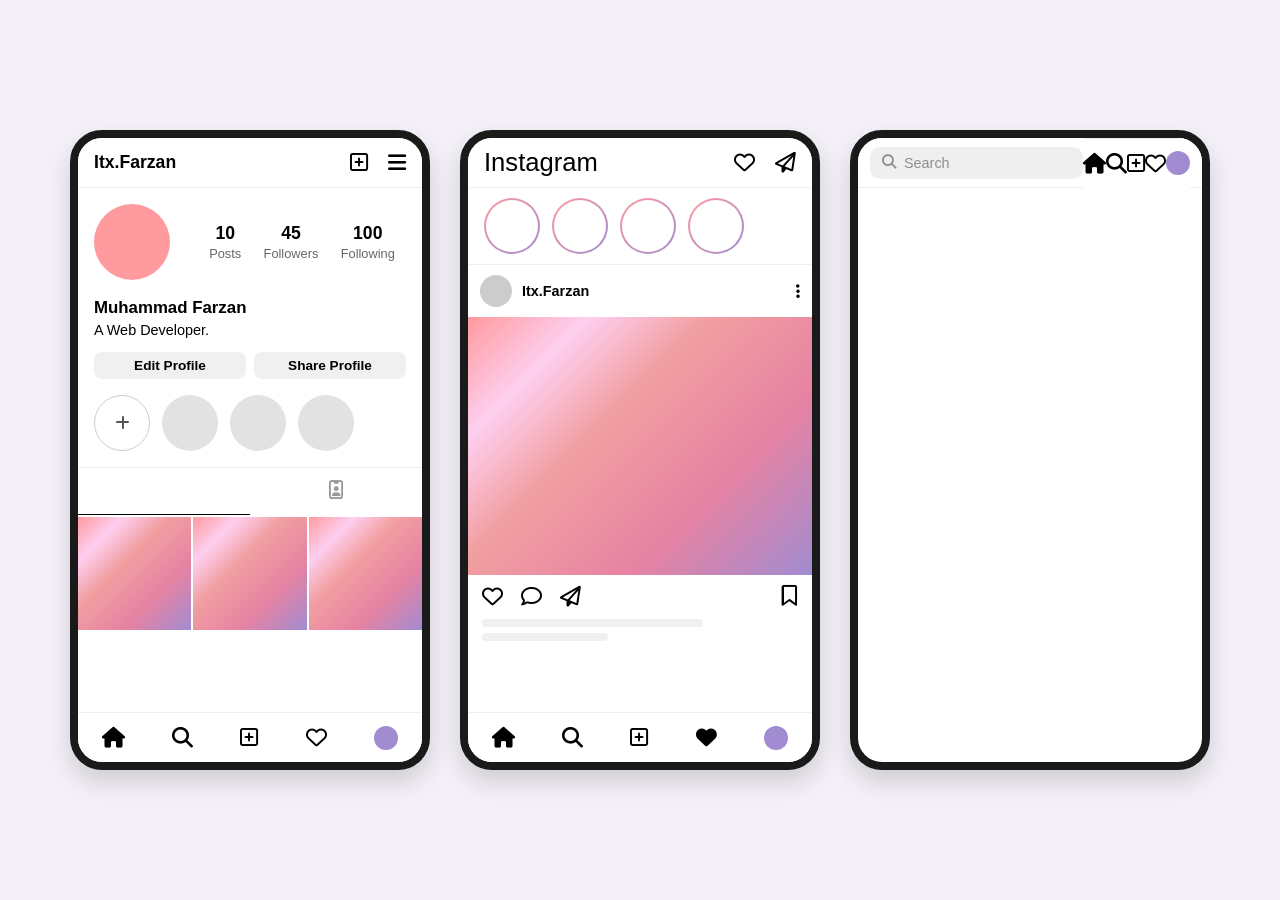
<file: Task4/insta clone/index.html>
<!DOCTYPE html>
<html lang="en">
<head>
  <meta charset="UTF-8">
  <meta name="viewport" content="width=device-width, initial-scale=1.0">
  <title>Instagram UI Clone</title>
  <link rel="stylesheet" href="style.css">
  <link rel="stylesheet" href="https://cdnjs.cloudflare.com/ajax/libs/font-awesome/6.4.0/css/all.min.css">
</head>
<body>

  <div class="app-container">

    <div class="phone-screen">
      <header class="screen-header">
        <span class="username">Itx.Farzan</span>
        <div class="header-icons">
          <i class="fa-regular fa-square-plus"></i>
          <i class="fa-solid fa-bars"></i>
        </div>
      </header>

      <main class="scrollable-content">
        <section class="profile-info">
          <div class="profile-avatar-wrapper">
            <div class="profile-avatar main-avatar"></div>
          </div>
          <div class="profile-stats">
            <div class="stat"><strong>10</strong><span>Posts</span></div>
            <div class="stat"><strong>45</strong><span>Followers</span></div>
            <div class="stat"><strong>100</strong><span>Following</span></div>
          </div>
        </section>

        <section class="profile-bio">
          <h3>Muhammad Farzan</h3>
          <p>A Web Developer.</p>
        </section>

        <section class="profile-actions">
          <button class="btn">Edit Profile</button>
          <button class="btn">Share Profile</button>
        </section>

        <section class="stories-highlights">
          <div class="story-item"><div class="story-circle new-story"><i class="fa-solid fa-plus"></i></div></div>
          <div class="story-item"><div class="story-circle-filled"></div></div>
          <div class="story-item"><div class="story-circle-filled"></div></div>
          <div class="story-item"><div class="story-circle-filled"></div></div>
        </section>

        <nav class="profile-tabs">
          <div class="tab active"><i class="fa-solid fa-grid-3x3"></i></div>
          <div class="tab"><i class="fa-regular fa-id-badge"></i></div>
        </nav>

        <section class="posts-grid">
          <div class="grid-post gradient-post"></div>
          <div class="grid-post gradient-post"></div>
          <div class="grid-post gradient-post"></div>
        </section>
      </main>

      <footer class="screen-footer">
        <i class="fa-solid fa-house"></i>
        <i class="fa-solid fa-magnifying-glass"></i>
        <i class="fa-regular fa-square-plus"></i>
        <i class="fa-regular fa-heart"></i>
        <div class="footer-avatar"></div>
      </footer>
    </div>


    <div class="phone-screen">
      <header class="screen-header">
        <span class="logo-text">Instagram</span>
        <div class="header-icons">
          <i class="fa-regular fa-heart"></i>
          <i class="fa-regular fa-paper-plane"></i>
        </div>
      </header>

      <main class="scrollable-content">
        <section class="stories-feed">
          <div class="story-feed-item"><div class="story-circle-filled gradient-border"></div></div>
          <div class="story-feed-item"><div class="story-circle-filled gradient-border"></div></div>
          <div class="story-feed-item"><div class="story-circle-filled gradient-border"></div></div>
          <div class="story-feed-item"><div class="story-circle-filled gradient-border"></div></div>
        </section>

        <article class="feed-post">
          <div class="post-header">
            <div class="post-user-avatar"></div>
            <span class="post-username">Itx.Farzan</span>
            <i class="fa-solid fa-ellipsis-vertical post-more"></i>
          </div>
          <div class="post-media gradient-post"></div>
          <div class="post-actions">
            <div class="left-actions">
              <i class="fa-regular fa-heart"></i>
              <i class="fa-regular fa-comment"></i>
              <i class="fa-regular fa-paper-plane"></i>
            </div>
            <i class="fa-regular fa-bookmark"></i>
          </div>
          <div class="post-details">
            <div class="post-user-comment"></div>
            <div class="post-user-comment"></div>
          </div>
        </article>
      </main>

      <footer class="screen-footer">
        <i class="fa-solid fa-house"></i>
        <i class="fa-solid fa-magnifying-glass"></i>
        <i class="fa-regular fa-square-plus"></i>
        <i class="fa-solid fa-heart"></i> <div class="footer-avatar"></div>
      </footer>
    </div>


    <div class="phone-screen">
      <header class="screen-header search-header">
        <div class="search-bar">
          <i class="fa-solid fa-magnifying-glass"></i>
          <span>Search</span>
        </div>
      </nav>

      <main class="scrollable-content">
        <section class="explore-grid">
          <div class="explore-item item-1 gradient-post"></div>
          <div class="explore-item item-tall gradient-post"></div>
          <div class="explore-item item-2 gradient-post"></div>
          <div class="explore-item item-3 gradient-post"></div>
          <div class="explore-item item-4 gradient-post"></div>
          <div class="explore-item item-5 gradient-post"></div>
          <div class="explore-item item-6 gradient-post"></div>
        </section>
      </main>

      <footer class="screen-footer">
        <i class="fa-solid fa-house"></i>
        <i class="fa-solid fa-magnifying-glass"></i>
        <i class="fa-regular fa-square-plus"></i>
        <i class="fa-regular fa-heart"></i>
        <div class="footer-avatar"></div>
      </footer>
    </div>

  </div>

</body>
</html>
</file>
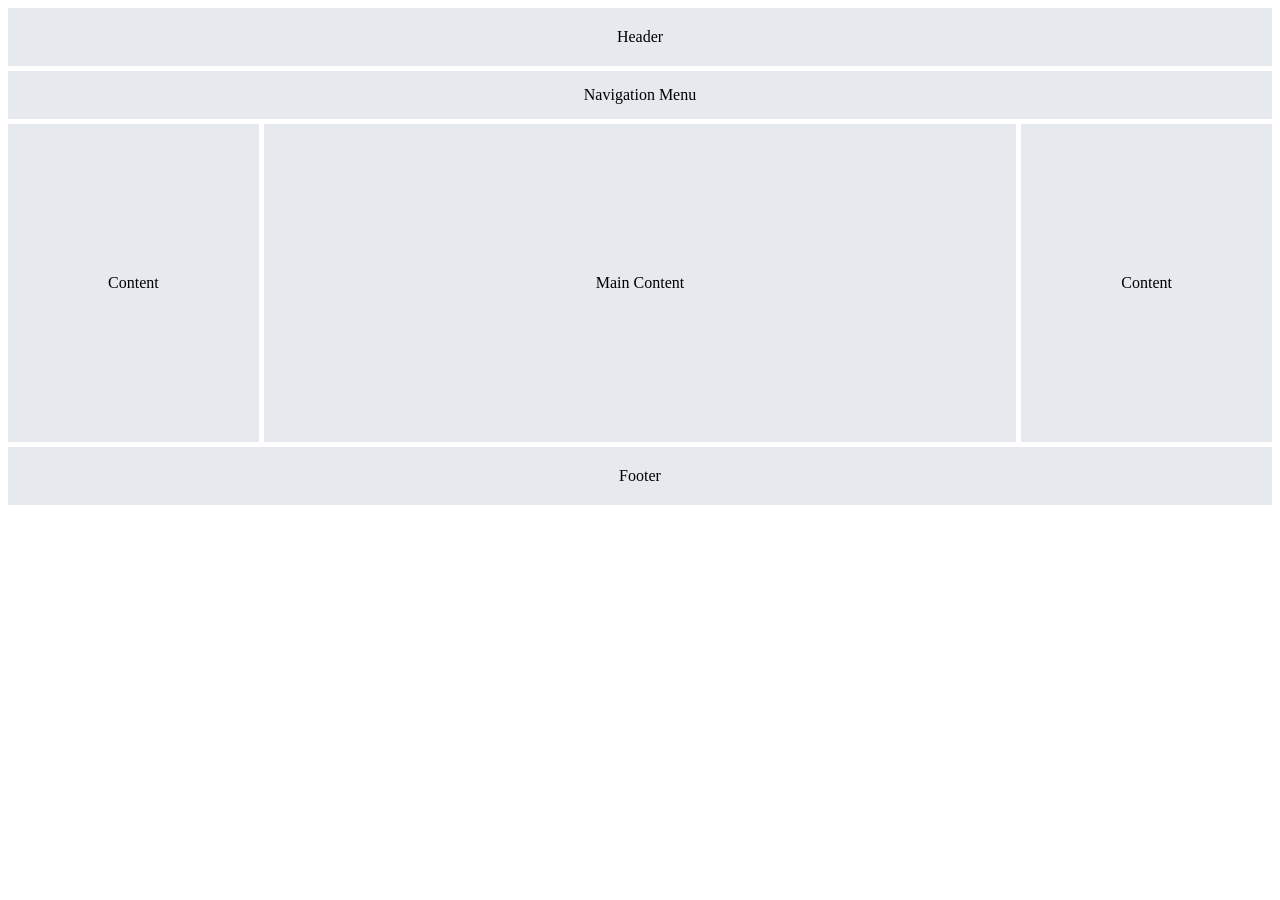
<file: Task1/Task1.html>
<!DOCTYPE html>
<html>
<head>
    <title>Task 01</title>
</head>
<body>

    <header style="background:#e6e9ed; text-align: center; padding: 20px;">
        Header
    </header>

    <nav style="background:#e6e9ed; text-align: center; padding: 15px; margin-top: 5px;">
        Navigation Menu
    </nav>

    <section style="display: flex; margin-top: 5px;">

        <aside style="background: #e6e9ed; width: 20%; text-align: center; padding: 150px 0;">
            Content
        </aside>

        <main style="background: #e6e9ed; width: 60%; text-align: center; padding: 150px 0; margin: 0 5px;">
            Main Content
        </main>

        <aside style="background: #e6e9ed; width: 20%; text-align: center; padding: 150px 0;">
            Content
        </aside>

    </section>

    <footer style="background:#e6e9ed; text-align: center; padding: 20px; margin-top: 5px;">
        Footer
    </footer>

</body>
</html>
</file>
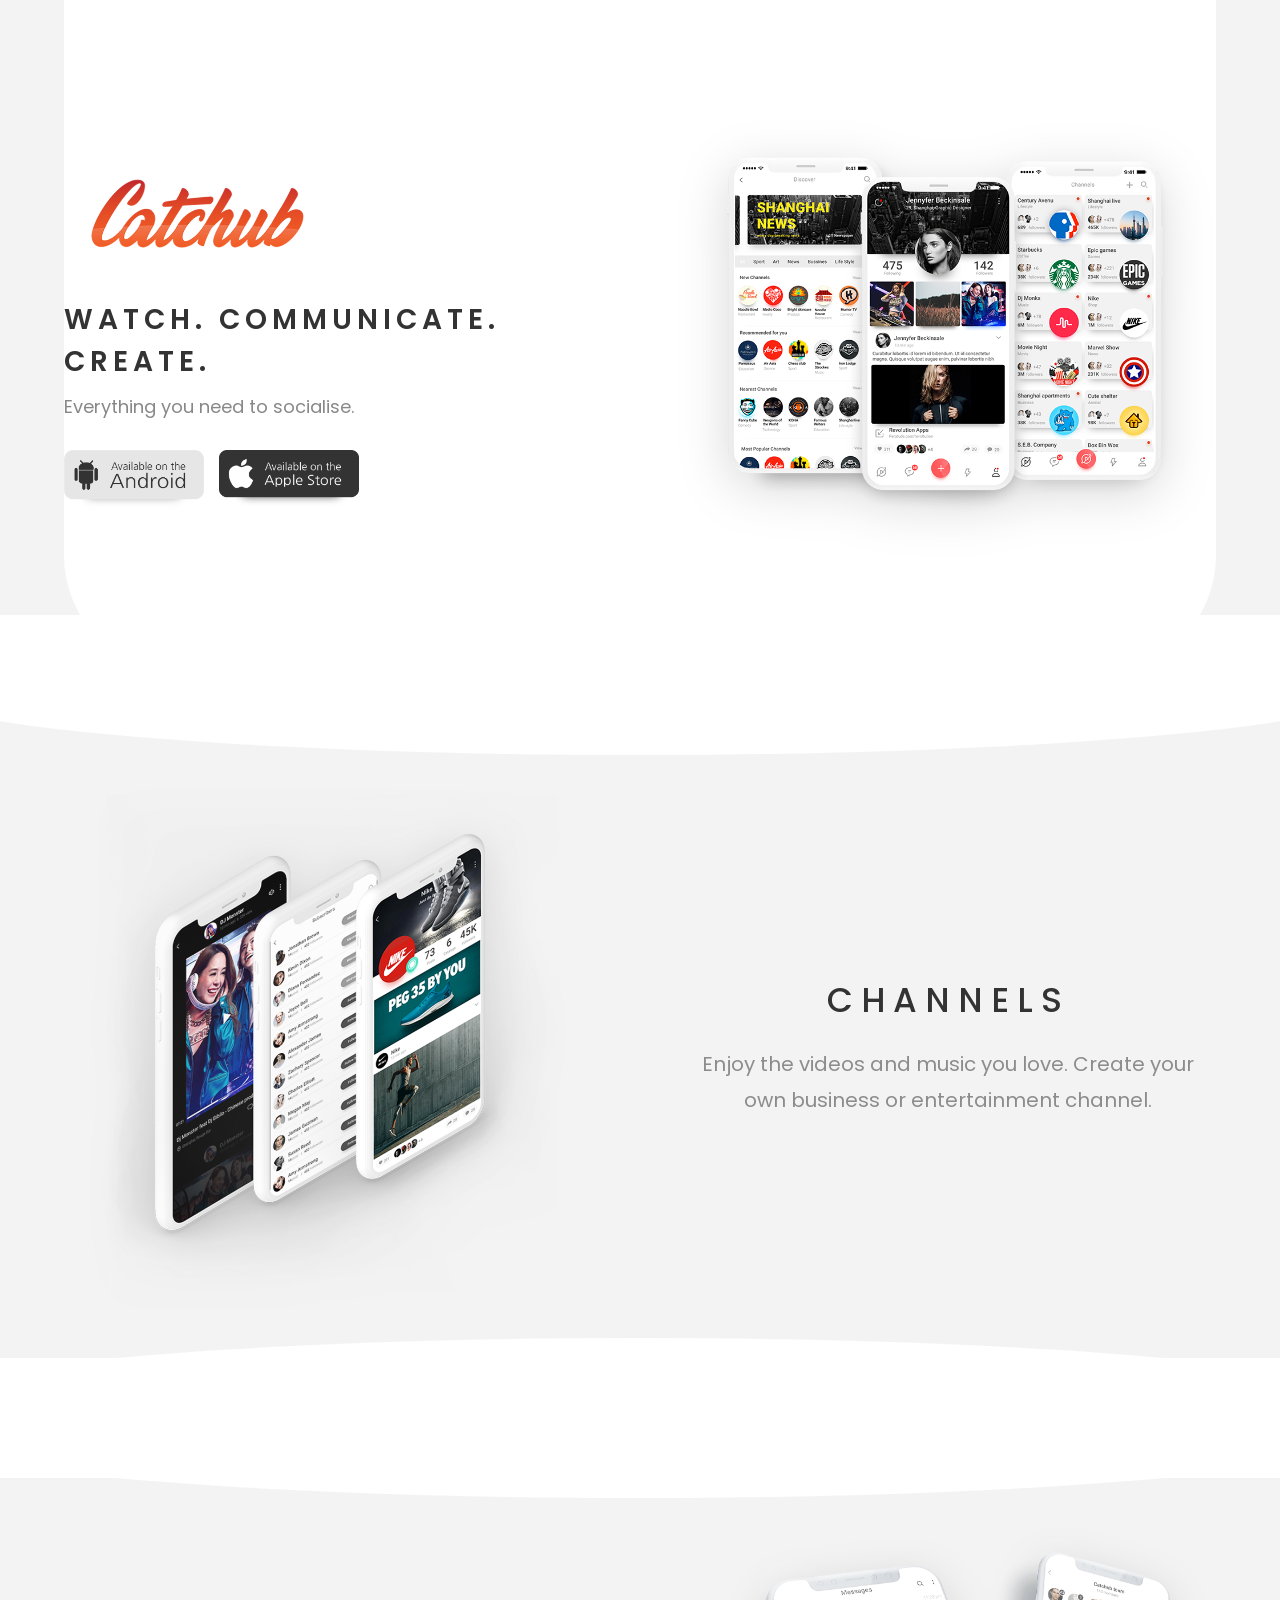
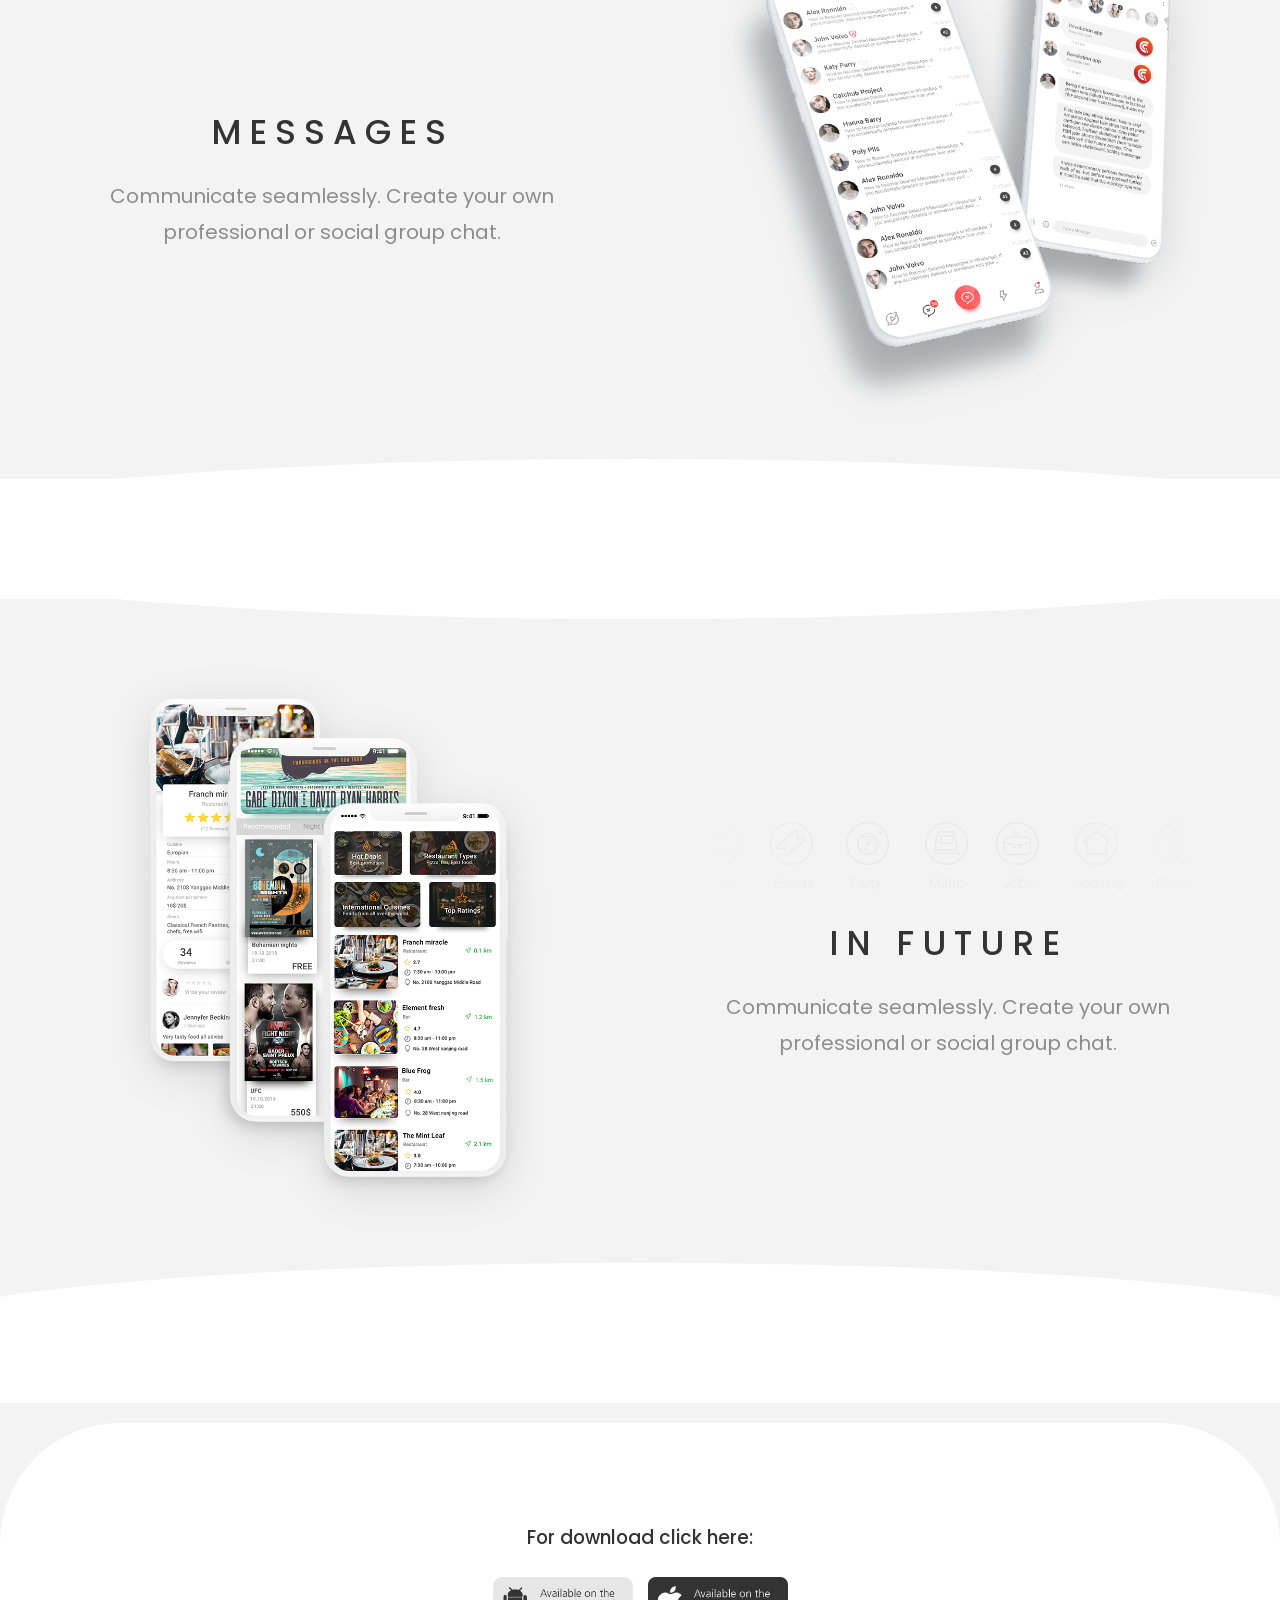
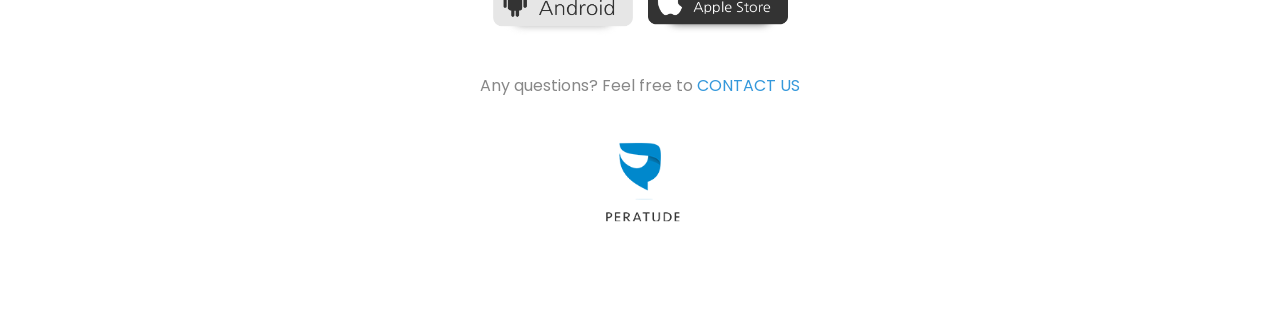
<file: Task2/Catchhub.html>
<!DOCTYPE html>
<html lang="en">
<head>
<meta charset="UTF-8">
<meta name="viewport" content="width=device-width, initial-scale=1.0">
<title>Catchub</title>
<link rel="icon" type="image/x-icon" href="/images/favicon.jpg">

<link href="https://fonts.googleapis.com/css2?family=Poppins:wght@300;400;500;600;700&display=swap" rel="stylesheet">

<style>

*{
    margin:0;
    padding:0;
    box-sizing:border-box;
    font-family:'Poppins',sans-serif;
}

html{
    scroll-behavior:smooth;
}

body{
    background:#f3f3f3;
    color:#333;
    overflow-x:hidden;
}

.container{
    width:100%;
}

/* Main Content Width */

.hero,
.feature{
    width:90%;
    max-width:1200px;
    margin:auto;
}

/* Hero Section */

.hero{
    min-height:75vh;
    display:flex;
    align-items:center;
    justify-content:space-between;
    gap:50px;
    padding:80px 0;
    background:#fff;
    border-radius:0 0 120px 120px;
}

.hero-text{
    flex:1;
}

.logo img{
    width:260px;
    margin-bottom:15px;
}

.hero-text h2{
    font-size:28px;
    letter-spacing:5px;
    margin-bottom:10px;
    font-weight:600;
}

.hero-text p{
    font-size:18px;
    color:#888;
    margin-bottom:30px;
}

.store-buttons{
    display:flex;
    gap:15px;
}

.store-buttons a{
    transition:.3s;
}

.store-buttons a:hover{
    transform:translateY(-4px);
}

.store-buttons img{
    width:140px;
}

.hero-image{
    flex:1;
    text-align:center;
}

.hero-image img{
    width:100%;
    max-width:500px;
    filter:drop-shadow(0 12px 25px rgba(0,0,0,.15));
}

/* Feature Sections */

.feature{
    position:relative;
    display:flex;
    align-items:center;
    justify-content:space-between;
    gap:80px;
    padding:120px 0;
    z-index:1;
}

.feature:nth-child(even){
    flex-direction:row-reverse;
}

/* Curved Background Effect */

.feature::before{
    content:"";
    position:absolute;
    top:-60px;
    left:-15%;
    width:130%;
    height:140px;
    background:#fff;
    border-radius:0 0 50% 50%;
    z-index:-1;
}

.feature::after{
    content:"";
    position:absolute;
    bottom:-60px;
    left:-15%;
    width:130%;
    height:140px;
    background:#fff;
    border-radius:50% 50% 0 0;
    z-index:-1;
}

.feature-image,
.feature-content{
    flex:1;
}

.feature-image{
    text-align:center;
}

.feature-image img{
    width:100%;
    max-width:450px;
    filter:drop-shadow(0 10px 20px rgba(0,0,0,.12));
}

.feature-content{
    text-align:center;
}

.feature-content h2{
    font-size:34px;
    letter-spacing:8px;
    margin-bottom:20px;
    font-weight:500;
}

.feature-content p{
    font-size:20px;
    color:#8c8c8c;
    line-height:1.8;
}

/* Future Icons */

.vector-img{
    width:100%;
    max-width:500px;
    opacity:.25;
    margin-bottom:20px;
}

/* Footer */

.footer{
    text-align:center;
    padding:100px 20px 60px;
    background:#fff;
    border-radius:120px 120px 0 0;
    margin-top:80px;
}

.footer h3{
    margin-bottom:25px;
    font-weight:500;
}

.footer-buttons{
    display:flex;
    justify-content:center;
    gap:15px;
    margin-bottom:30px;
}

.footer-buttons a{
    transition:.3s;
}

.footer-buttons a:hover{
    transform:translateY(-4px);
}

.footer-buttons img{
    width:140px;
}

.contact{
    color:#888;
    margin-bottom:25px;
    font-size:16px;
}

.contact a{
    color:#3498db;
    text-decoration:none;
}

.contact a:hover{
    text-decoration:underline;
}

.footer-logo img{
    width:120px;
}

/* Responsive */

@media(max-width:900px){

.hero,
.feature,
.feature:nth-child(even){
    flex-direction:column;
    text-align:center;
}

.hero{
    min-height:auto;
    padding:40px 20px;
    border-radius:0 0 60px 60px;
}

.feature{
    padding:80px 0;
}

.feature::before,
.feature::after{
    height:80px;
}

.footer{
    border-radius:60px 60px 0 0;
}

.logo img{
    width:220px;
}

.hero-text h2{
    font-size:22px;
}

.feature-content h2{
    font-size:28px;
}

.feature-content p{
    font-size:17px;
}

.hero-image img,
.feature-image img{
    width:90%;
}

.store-buttons,
.footer-buttons{
    justify-content:center;
    flex-wrap:wrap;
}
}

</style>
</head>

<body>

<div class="container">

    <!-- HERO SECTION -->

    <section class="hero">

        <div class="hero-text">

            <div class="logo">
                <img src="images/logo.png" alt="Catchub Logo">
            </div>

            <h2>WATCH. COMMUNICATE. CREATE.</h2>

            <p>Everything you need to socialise.</p>

            <div class="store-buttons">

                <a href="#">
                    <img src="images/play_store.png" alt="Google Play">
                </a>

                <a href="#">
                    <img src="images/app_store.png" alt="App Store">
                </a>

            </div>

        </div>

        <div class="hero-image">
            <img src="images/top_screens.png" alt="App Screens">
        </div>

    </section>

    <!-- CHANNELS -->

    <section class="feature section-white">

        <div class="feature-content">

            <h2>CHANNELS</h2>

            <p>
                Enjoy the videos and music you love.
                Create your own business or entertainment
                channel.
            </p>

        </div>

        <div class="feature-image">
            <img src="images/sec_screens.png" alt="Channels">
        </div>

        

    </section>

    <!-- MESSAGES -->

    <section class="feature section-white">

        <div class="feature-content">

            <h2>MESSAGES</h2>

            <p>
                Communicate seamlessly.
                Create your own professional
                or social group chat.
            </p>

        </div>

        <div class="feature-image">
            <img src="images/thhh_screens.png" alt="Messages">
        </div>

        
    </section>

    <!-- FUTURE -->

    <section class="feature section-white">

        <div class="feature-content">

            <img src="images/vectors.png" width="300"
                 alt="Future Icons"
                 class="vector-img">

            <h2>IN FUTURE</h2>

            <p>
                Communicate seamlessly.
                Create your own professional
                or social group chat.
            </p>

        </div>

        <div class="feature-image">
            <img src="images/for_screens.png" alt="Future Features">
        </div>

        

    </section>

</div>

<!-- FOOTER -->

<footer class="footer">

    <h3>For download click here:</h3>

    <div class="footer-buttons">

        <a href="#">
            <img src="images/play_store.png" alt="Google Play">
        </a>

        <a href="#">
            <img src="images/app_store.png" alt="App Store">
        </a>

    </div>

    <div class="contact">
        Any questions? Feel free to
        <a href="#">CONTACT US</a>
    </div>

    <div class="footer-logo">
        <img src="images/peratude.png" alt="Peratude">
    </div>

</footer>

</body>
</html>
</file>
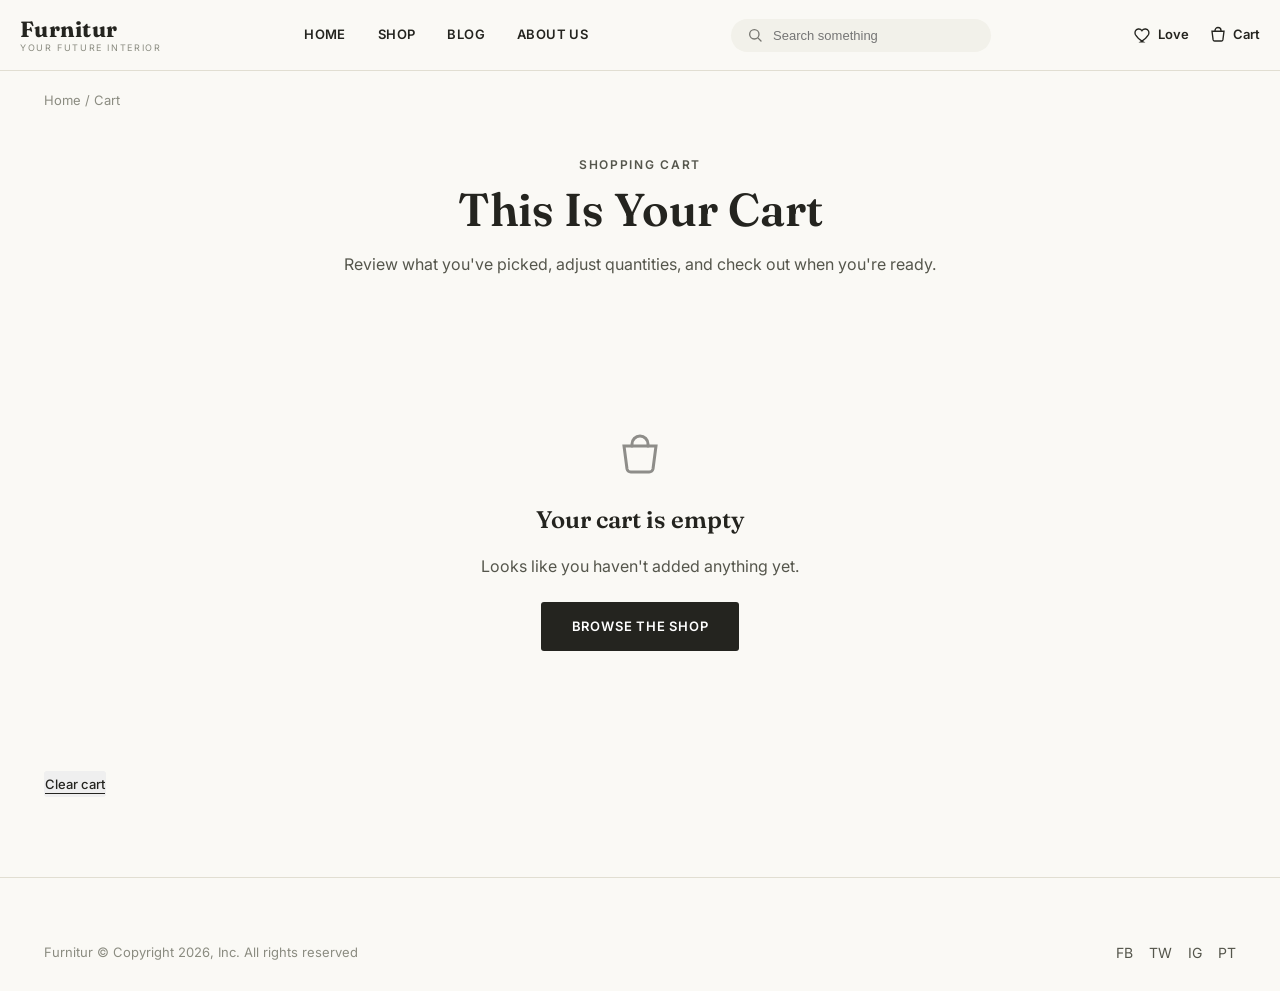
<file: Task9/cart.html>
<!DOCTYPE html>
<html lang="en">
<head>
<meta charset="UTF-8" />
<meta name="viewport" content="width=device-width, initial-scale=1.0" />
<title>Your Cart — Furnitur</title>
<link rel="preconnect" href="https://fonts.googleapis.com">
<link rel="preconnect" href="https://fonts.gstatic.com" crossorigin>
<link href="https://fonts.googleapis.com/css2?family=Fraunces:opsz,wght@9..144,500;9..144,600;9..144,700&family=Inter:wght@400;500;600;700&display=swap" rel="stylesheet">
<link rel="stylesheet" href="css/style.css" />
</head>
<body>

<header class="nav">
  <div class="container nav__row">
    <button class="nav__menu-toggle" data-menu-toggle aria-label="Toggle menu" aria-expanded="false">
      <svg width="22" height="22" viewBox="0 0 24 24" fill="none" stroke="currentColor" stroke-width="2"><path d="M3 6h18M3 12h18M3 18h18" stroke-linecap="round"/></svg>
    </button>
    <a href="index.html" class="nav__logo">
      <strong>Furnitur</strong>
      <span>Your future interior</span>
    </a>
    <nav class="nav__links" data-nav-menu>
      <a href="index.html">Home</a>
      <a href="shop.html">Shop</a>
      <a href="index.html#blogs">Blog</a>
      <a href="index.html#about">About Us</a>
    </nav>
    <form class="nav__search" data-nav-search role="search">
      <svg width="16" height="16" viewBox="0 0 24 24" fill="none" stroke="currentColor" stroke-width="2"><circle cx="11" cy="11" r="7"/><path d="m21 21-4.3-4.3" stroke-linecap="round"/></svg>
      <input type="search" placeholder="Search something" aria-label="Search products" />
    </form>
    <div class="nav__actions">
      <a href="shop.html?category=On+Sale" class="nav__icon-link">
        <svg width="18" height="18" viewBox="0 0 24 24" fill="none" stroke="currentColor" stroke-width="1.8"><path d="M12 21s-7.5-4.6-10-9.3C.4 8 2 4.5 5.6 4c2-.3 3.9.7 5 2.3 1.1-1.6 3-2.6 5-2.3 3.6.5 5.2 4 3.6 7.7-2.5 4.7-10 9.3-10 9.3Z"/></svg>
        Love
      </a>
      <a href="cart.html" class="nav__icon-link">
        <svg width="18" height="18" viewBox="0 0 24 24" fill="none" stroke="currentColor" stroke-width="1.8"><path d="M4 7h16l-1.5 11.5a2 2 0 0 1-2 1.5H7.5a2 2 0 0 1-2-1.5L4 7Z"/><path d="M8 7V6a4 4 0 0 1 8 0v1" stroke-linecap="round"/></svg>
        Cart
        <span class="nav__badge is-hidden" data-cart-count>0</span>
      </a>
    </div>
  </div>
</header>

<main>
  <div class="container">
    <nav class="breadcrumb"><a href="index.html">Home</a> / Cart</nav>
    <div class="page-head">
      <span class="eyebrow">Shopping Cart</span>
      <h1>This Is Your Cart</h1>
      <p>Review what you've picked, adjust quantities, and check out when you're ready.</p>
    </div>

    <div class="cart-empty is-hidden" data-cart-empty>
      <svg width="48" height="48" viewBox="0 0 24 24" fill="none" stroke="currentColor" stroke-width="1.5" style="margin:0 auto; opacity:.5;"><path d="M4 7h16l-1.5 11.5a2 2 0 0 1-2 1.5H7.5a2 2 0 0 1-2-1.5L4 7Z"/><path d="M8 7V6a4 4 0 0 1 8 0v1" stroke-linecap="round"/></svg>
      <h2>Your cart is empty</h2>
      <p>Looks like you haven't added anything yet.</p>
      <a href="shop.html" class="btn btn--primary">Browse the shop</a>
    </div>

    <div class="cart-layout">
      <div>
        <div data-cart-lines></div>
        <button type="button" class="btn btn--ghost" data-clear-cart style="margin-top:20px;">Clear cart</button>
      </div>
      <aside class="cart-summary" data-cart-summary>
        <h3>Order Summary</h3>
        <div class="cart-summary__row"><span>Subtotal</span><span data-cart-subtotal>$0.00</span></div>
        <div class="cart-summary__row"><span>Shipping</span><span data-cart-shipping>$0.00</span></div>
        <div class="cart-summary__row cart-summary__row--total"><span>Total</span><span data-cart-total>$0.00</span></div>
        <button type="button" class="btn btn--primary btn--full" style="margin-top:20px;" data-checkout>Checkout</button>
      </aside>
    </div>
  </div>
</main>

<footer class="footer">
  <div class="container">
    <div class="footer__bottom" style="border-top:none; padding-top:0;">
      <span>Furnitur © Copyright 2026, Inc. All rights reserved</span>
      <div class="footer__social">
        <a href="#" aria-label="Facebook">FB</a>
        <a href="#" aria-label="Twitter">TW</a>
        <a href="#" aria-label="Instagram">IG</a>
        <a href="#" aria-label="Pinterest">PT</a>
      </div>
    </div>
  </div>
</footer>

<script src="js/data.js"></script>
<script src="js/storage.js"></script>
<script src="js/utils.js"></script>
<script src="js/render.js"></script>
<script src="js/nav.js"></script>
<script src="js/cart.js"></script>
</body>
</html>
</file>
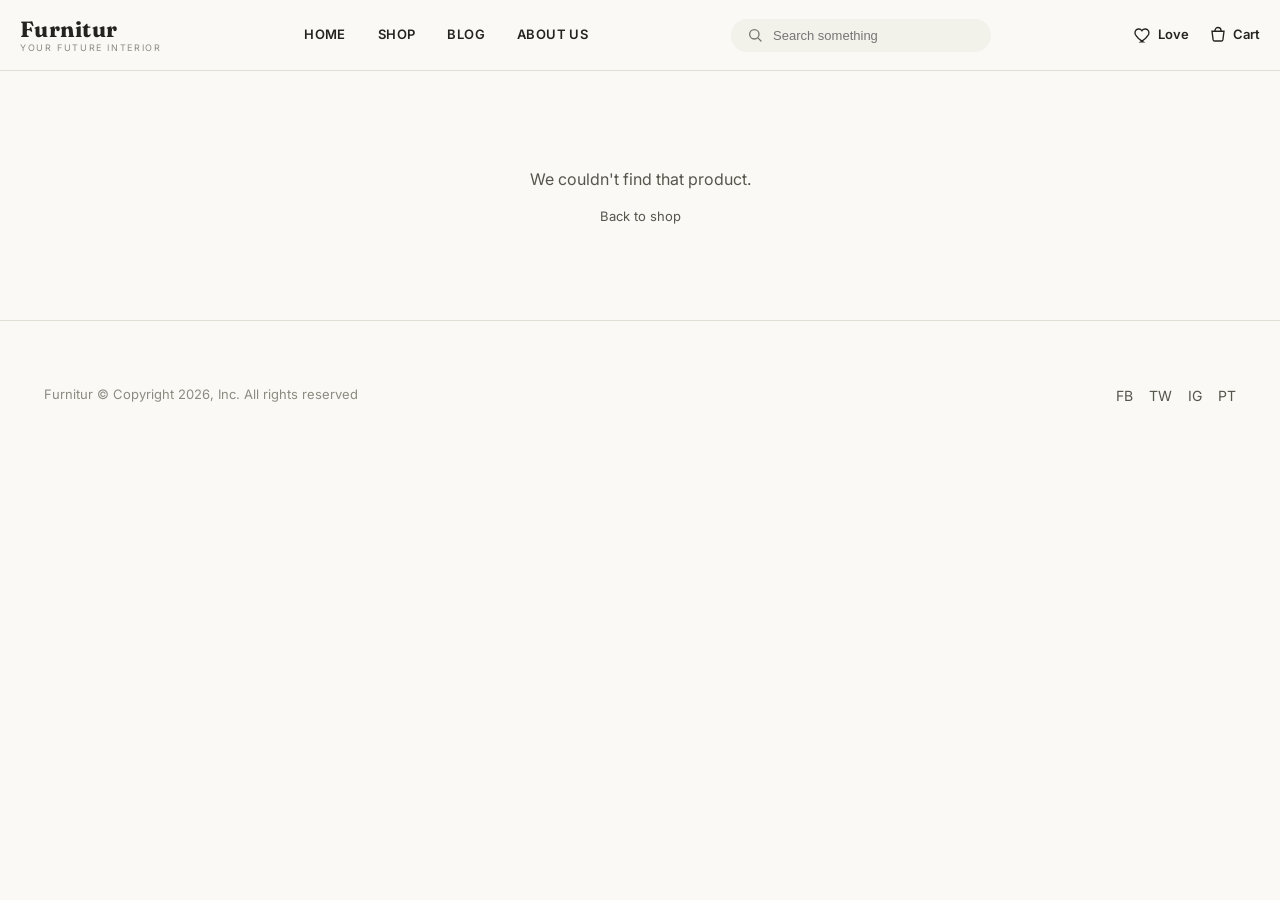
<file: Task9/product.html>
<!DOCTYPE html>
<html lang="en">
<head>
<meta charset="UTF-8" />
<meta name="viewport" content="width=device-width, initial-scale=1.0" />
<title>Product — Furnitur</title>
<link rel="preconnect" href="https://fonts.googleapis.com">
<link rel="preconnect" href="https://fonts.gstatic.com" crossorigin>
<link href="https://fonts.googleapis.com/css2?family=Fraunces:opsz,wght@9..144,500;9..144,600;9..144,700&family=Inter:wght@400;500;600;700&display=swap" rel="stylesheet">
<link rel="stylesheet" href="css/style.css" />
</head>
<body>

<header class="nav">
  <div class="container nav__row">
    <button class="nav__menu-toggle" data-menu-toggle aria-label="Toggle menu" aria-expanded="false">
      <svg width="22" height="22" viewBox="0 0 24 24" fill="none" stroke="currentColor" stroke-width="2"><path d="M3 6h18M3 12h18M3 18h18" stroke-linecap="round"/></svg>
    </button>
    <a href="index.html" class="nav__logo">
      <strong>Furnitur</strong>
      <span>Your future interior</span>
    </a>
    <nav class="nav__links" data-nav-menu>
      <a href="index.html">Home</a>
      <a href="shop.html">Shop</a>
      <a href="index.html#blogs">Blog</a>
      <a href="index.html#about">About Us</a>
    </nav>
    <form class="nav__search" data-nav-search role="search">
      <svg width="16" height="16" viewBox="0 0 24 24" fill="none" stroke="currentColor" stroke-width="2"><circle cx="11" cy="11" r="7"/><path d="m21 21-4.3-4.3" stroke-linecap="round"/></svg>
      <input type="search" placeholder="Search something" aria-label="Search products" />
    </form>
    <div class="nav__actions">
      <a href="shop.html?category=On+Sale" class="nav__icon-link">
        <svg width="18" height="18" viewBox="0 0 24 24" fill="none" stroke="currentColor" stroke-width="1.8"><path d="M12 21s-7.5-4.6-10-9.3C.4 8 2 4.5 5.6 4c2-.3 3.9.7 5 2.3 1.1-1.6 3-2.6 5-2.3 3.6.5 5.2 4 3.6 7.7-2.5 4.7-10 9.3-10 9.3Z"/></svg>
        Love
      </a>
      <a href="cart.html" class="nav__icon-link">
        <svg width="18" height="18" viewBox="0 0 24 24" fill="none" stroke="currentColor" stroke-width="1.8"><path d="M4 7h16l-1.5 11.5a2 2 0 0 1-2 1.5H7.5a2 2 0 0 1-2-1.5L4 7Z"/><path d="M8 7V6a4 4 0 0 1 8 0v1" stroke-linecap="round"/></svg>
        Cart
        <span class="nav__badge is-hidden" data-cart-count>0</span>
      </a>
    </div>
  </div>
</header>

<main>
  <div class="container" data-product-root>
    <nav class="breadcrumb" data-breadcrumb></nav>

    <div class="product-detail">
      <div class="product-detail__media">
        <img data-product-image src="" alt="" />
      </div>
      <div class="product-detail__info">
        <span class="eyebrow">Furnitur</span>
        <h1 data-product-name></h1>
        <div class="product-detail__rating" data-product-rating></div>
        <div class="product-detail__price" data-product-price></div>
        <p class="product-detail__desc" data-product-description></p>

        <div data-product-variants></div>

        <div class="purchase-row">
          <div class="qty-stepper">
            <button type="button" data-qty-decrease aria-label="Decrease quantity">−</button>
            <span data-qty-value>1</span>
            <button type="button" data-qty-increase aria-label="Increase quantity">+</button>
          </div>
          <button type="button" class="btn btn--primary" data-add-to-cart-main>Add to Cart</button>
          <button type="button" class="btn btn--outline" data-buy-now>Buy Now</button>
        </div>

        <div class="product-detail__features">
          <h3>Details &amp; features</h3>
          <ul data-product-features></ul>
        </div>
      </div>
    </div>

    <section class="section section--tight">
      <div class="section-head">
        <span class="eyebrow">Pairs well together</span>
        <h2>Best Combined With</h2>
      </div>
      <div class="product-grid" data-related-grid></div>
    </section>
  </div>
</main>

<footer class="footer">
  <div class="container">
    <div class="footer__bottom" style="border-top:none; padding-top:0;">
      <span>Furnitur © Copyright 2026, Inc. All rights reserved</span>
      <div class="footer__social">
        <a href="#" aria-label="Facebook">FB</a>
        <a href="#" aria-label="Twitter">TW</a>
        <a href="#" aria-label="Instagram">IG</a>
        <a href="#" aria-label="Pinterest">PT</a>
      </div>
    </div>
  </div>
</footer>

<script src="js/data.js"></script>
<script src="js/storage.js"></script>
<script src="js/utils.js"></script>
<script src="js/render.js"></script>
<script src="js/nav.js"></script>
<script src="js/product.js"></script>
</body>
</html>
</file>
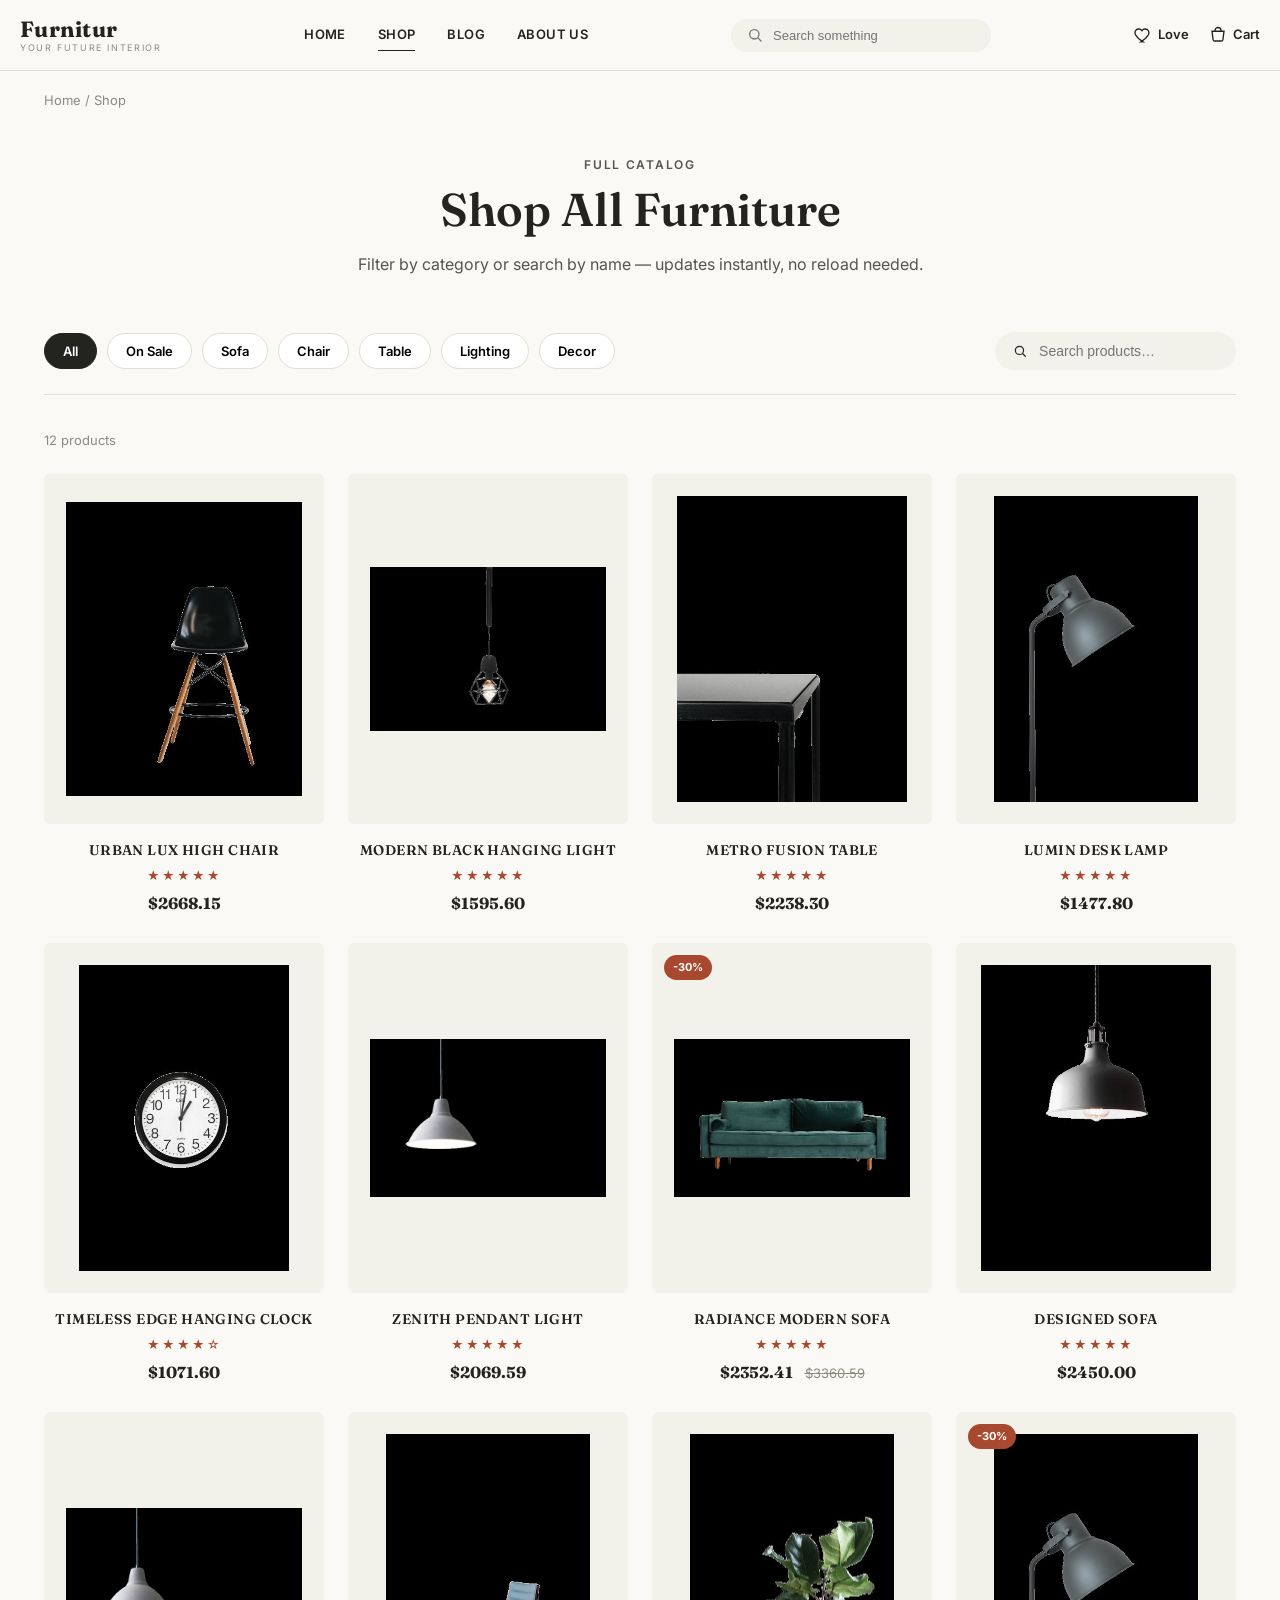
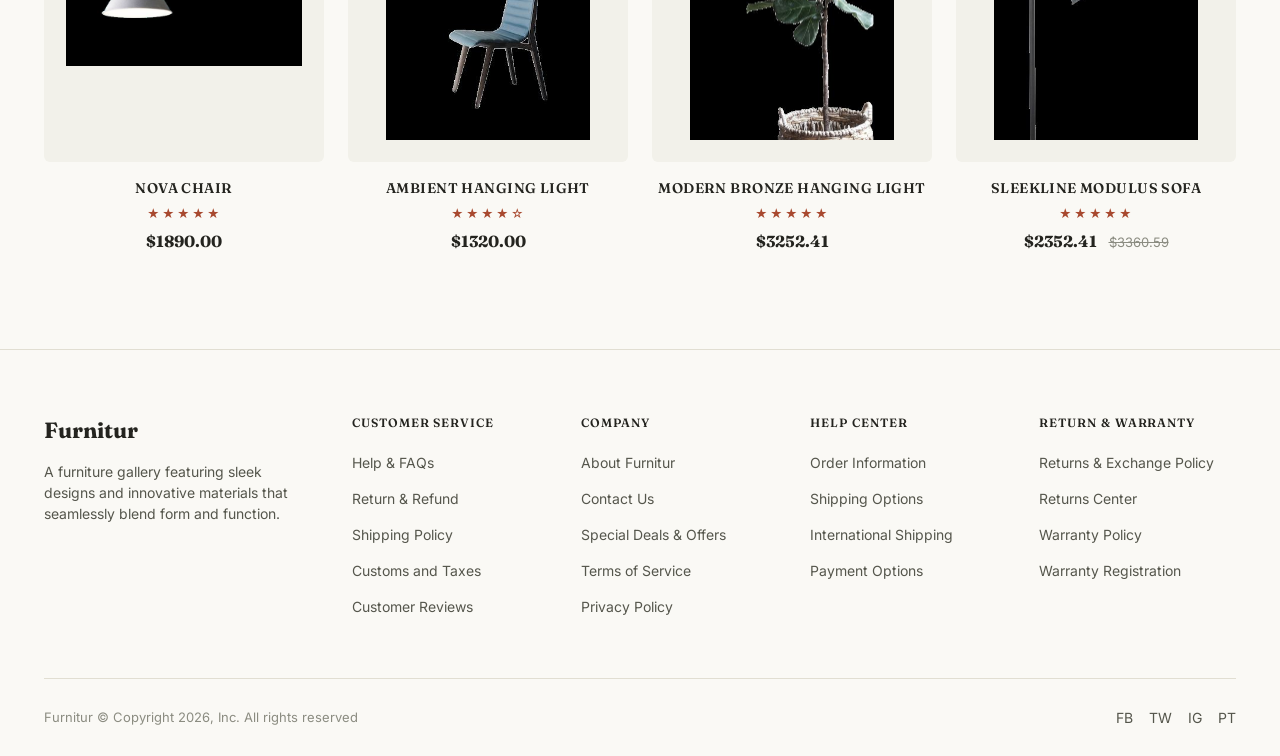
<file: Task9/shop.html>
<!DOCTYPE html>
<html lang="en">
<head>
<meta charset="UTF-8" />
<meta name="viewport" content="width=device-width, initial-scale=1.0" />
<title>Shop — Furnitur</title>
<link rel="preconnect" href="https://fonts.googleapis.com">
<link rel="preconnect" href="https://fonts.gstatic.com" crossorigin>
<link href="https://fonts.googleapis.com/css2?family=Fraunces:opsz,wght@9..144,500;9..144,600;9..144,700&family=Inter:wght@400;500;600;700&display=swap" rel="stylesheet">
<link rel="stylesheet" href="css/style.css" />
</head>
<body>

<header class="nav">
  <div class="container nav__row">
    <button class="nav__menu-toggle" data-menu-toggle aria-label="Toggle menu" aria-expanded="false">
      <svg width="22" height="22" viewBox="0 0 24 24" fill="none" stroke="currentColor" stroke-width="2"><path d="M3 6h18M3 12h18M3 18h18" stroke-linecap="round"/></svg>
    </button>
    <a href="index.html" class="nav__logo">
      <strong>Furnitur</strong>
      <span>Your future interior</span>
    </a>
    <nav class="nav__links" data-nav-menu>
      <a href="index.html">Home</a>
      <a href="shop.html" class="is-active">Shop</a>
      <a href="index.html#blogs">Blog</a>
      <a href="index.html#about">About Us</a>
    </nav>
    <form class="nav__search" data-nav-search role="search">
      <svg width="16" height="16" viewBox="0 0 24 24" fill="none" stroke="currentColor" stroke-width="2"><circle cx="11" cy="11" r="7"/><path d="m21 21-4.3-4.3" stroke-linecap="round"/></svg>
      <input type="search" placeholder="Search something" aria-label="Search products" />
    </form>
    <div class="nav__actions">
      <a href="shop.html?category=On+Sale" class="nav__icon-link">
        <svg width="18" height="18" viewBox="0 0 24 24" fill="none" stroke="currentColor" stroke-width="1.8"><path d="M12 21s-7.5-4.6-10-9.3C.4 8 2 4.5 5.6 4c2-.3 3.9.7 5 2.3 1.1-1.6 3-2.6 5-2.3 3.6.5 5.2 4 3.6 7.7-2.5 4.7-10 9.3-10 9.3Z"/></svg>
        Love
      </a>
      <a href="cart.html" class="nav__icon-link">
        <svg width="18" height="18" viewBox="0 0 24 24" fill="none" stroke="currentColor" stroke-width="1.8"><path d="M4 7h16l-1.5 11.5a2 2 0 0 1-2 1.5H7.5a2 2 0 0 1-2-1.5L4 7Z"/><path d="M8 7V6a4 4 0 0 1 8 0v1" stroke-linecap="round"/></svg>
        Cart
        <span class="nav__badge is-hidden" data-cart-count>0</span>
      </a>
    </div>
  </div>
</header>

<main>
  <div class="container">
    <nav class="breadcrumb"><a href="index.html">Home</a> / Shop</nav>
    <div class="page-head">
      <span class="eyebrow">Full catalog</span>
      <h1>Shop All Furniture</h1>
      <p>Filter by category or search by name — updates instantly, no reload needed.</p>
    </div>

    <div class="shop-toolbar">
      <div class="shop-toolbar__chips">
        <button class="chip" data-category-chip="All">All</button>
        <button class="chip" data-category-chip="On Sale">On Sale</button>
        <button class="chip" data-category-chip="Sofa">Sofa</button>
        <button class="chip" data-category-chip="Chair">Chair</button>
        <button class="chip" data-category-chip="Table">Table</button>
        <button class="chip" data-category-chip="Lighting">Lighting</button>
        <button class="chip" data-category-chip="Decor">Decor</button>
      </div>
      <div class="shop-toolbar__search">
        <svg width="16" height="16" viewBox="0 0 24 24" fill="none" stroke="currentColor" stroke-width="2"><circle cx="11" cy="11" r="7"/><path d="m21 21-4.3-4.3" stroke-linecap="round"/></svg>
        <input type="search" placeholder="Search products…" data-shop-search aria-label="Search products" />
      </div>
    </div>

    <p class="shop-result-count" data-result-count></p>

    <div class="product-grid product-grid--4" data-shop-grid style="margin-bottom:96px;"></div>
  </div>
</main>

<footer class="footer">
  <div class="container">
    <div class="footer__grid">
      <div class="footer__brand">
        <strong style="font-family:var(--font-display); font-size:22px;">Furnitur</strong>
        <p>A furniture gallery featuring sleek designs and innovative materials that seamlessly blend form and function.</p>
      </div>
      <div>
        <h4>Customer Service</h4>
        <ul>
          <li><a href="#">Help &amp; FAQs</a></li>
          <li><a href="#">Return &amp; Refund</a></li>
          <li><a href="#">Shipping Policy</a></li>
          <li><a href="#">Customs and Taxes</a></li>
          <li><a href="#">Customer Reviews</a></li>
        </ul>
      </div>
      <div>
        <h4>Company</h4>
        <ul>
          <li><a href="#">About Furnitur</a></li>
          <li><a href="#">Contact Us</a></li>
          <li><a href="#">Special Deals &amp; Offers</a></li>
          <li><a href="#">Terms of Service</a></li>
          <li><a href="#">Privacy Policy</a></li>
        </ul>
      </div>
      <div>
        <h4>Help Center</h4>
        <ul>
          <li><a href="#">Order Information</a></li>
          <li><a href="#">Shipping Options</a></li>
          <li><a href="#">International Shipping</a></li>
          <li><a href="#">Payment Options</a></li>
        </ul>
      </div>
      <div>
        <h4>Return &amp; Warranty</h4>
        <ul>
          <li><a href="#">Returns &amp; Exchange Policy</a></li>
          <li><a href="#">Returns Center</a></li>
          <li><a href="#">Warranty Policy</a></li>
          <li><a href="#">Warranty Registration</a></li>
        </ul>
      </div>
    </div>
    <div class="footer__bottom">
      <span>Furnitur © Copyright 2026, Inc. All rights reserved</span>
      <div class="footer__social">
        <a href="#" aria-label="Facebook">FB</a>
        <a href="#" aria-label="Twitter">TW</a>
        <a href="#" aria-label="Instagram">IG</a>
        <a href="#" aria-label="Pinterest">PT</a>
      </div>
    </div>
  </div>
</footer>

<script src="js/data.js"></script>
<script src="js/storage.js"></script>
<script src="js/utils.js"></script>
<script src="js/render.js"></script>
<script src="js/nav.js"></script>
<script src="js/shop.js"></script>
</body>
</html>
</file>
<file: Task5/style.css>
/* ===========================================================
   WINTER PORTFOLIO — style.css
   Mobile-first. Breakpoints: Tablet 768px+, Laptop/Desktop 1200px+
   =========================================================== */

:root {
  --color-bg: #eef3f5;
  --color-bg-alt: #e4edf0;
  --color-white: #ffffff;
  --color-ink: #33464f;
  --color-navy: #44596b;
  --color-navy-dark: #34454f;
  --color-muted: #6c8190;
  --color-accent: #9cc0d4;
  --color-accent-soft: #cfe1ea;
  --color-line: #d6e2e6;

  --font-display: 'Cormorant Garamond', serif;
  --font-body: 'Jost', sans-serif;

  --container: 1180px;
  --radius: 2px;
  --transition: 0.35s ease;
}

* { margin: 0; padding: 0; box-sizing: border-box; }

html { scroll-behavior: smooth; }

body {
  font-family: var(--font-body);
  color: var(--color-ink);
  background: var(--color-bg);
  font-weight: 300;
  line-height: 1.7;
  -webkit-font-smoothing: antialiased;
}

img { max-width: 100%; display: block; }

a { color: inherit; text-decoration: none; }

ul { list-style: none; }

.container {
  width: 100%;
  max-width: var(--container);
  margin: 0 auto;
  padding: 0 24px;
}

h1, h2, h3 {
  font-family: var(--font-display);
  color: var(--color-navy-dark);
  font-weight: 500;
  line-height: 1.15;
}

.eyebrow {
  font-size: 0.72rem;
  letter-spacing: 0.25em;
  text-transform: uppercase;
  color: var(--color-accent);
  font-weight: 500;
  margin-bottom: 10px;
}
.eyebrow.center { text-align: center; }

.btn {
  display: inline-block;
  padding: 16px 38px;
  font-family: var(--font-body);
  font-size: 0.75rem;
  letter-spacing: 0.2em;
  text-transform: uppercase;
  font-weight: 500;
  border: 1px solid transparent;
  border-radius: var(--radius);
  cursor: pointer;
  transition: background var(--transition), color var(--transition), border-color var(--transition), transform var(--transition);
}
.btn-solid {
  background: var(--color-navy);
  color: var(--color-white);
}
.btn-solid:hover { background: var(--color-navy-dark); transform: translateY(-2px); }
.btn-outline {
  border-color: rgba(255,255,255,0.7);
  color: var(--color-white);
}
.btn-outline:hover { background: rgba(255,255,255,0.12); transform: translateY(-2px); }
.full-width { width: 100%; text-align: center; }

/* ===========================================================
   HEADER / NAV
   =========================================================== */
.site-header {
  position: fixed;
  top: 0; left: 0; right: 0;
  z-index: 1000;
  background: rgba(255,255,255,0.96);
  backdrop-filter: blur(6px);
  border-bottom: 1px solid var(--color-line);
}
.header-inner {
  display: flex;
  align-items: center;
  justify-content: space-between;
  height: 70px;
}

.logo {
  display: flex;
  align-items: center;
  gap: 10px;
  color: var(--color-navy-dark);
}
.logo-icon { width: 26px; height: 26px; color: var(--color-accent); }
.logo-text {
  font-family: var(--font-display);
  font-size: 1.5rem;
  letter-spacing: 0.32em;
  font-weight: 500;
}

.hamburger {
  width: 32px; height: 22px;
  position: relative;
  background: none; border: none; cursor: pointer;
  display: flex; flex-direction: column; justify-content: space-between;
}
.hamburger span {
  display: block; height: 1.5px; width: 100%;
  background: var(--color-navy-dark);
  transition: transform var(--transition), opacity var(--transition);
}
.hamburger[aria-expanded="true"] span:nth-child(1) { transform: translateY(10px) rotate(45deg); }
.hamburger[aria-expanded="true"] span:nth-child(2) { opacity: 0; }
.hamburger[aria-expanded="true"] span:nth-child(3) { transform: translateY(-10px) rotate(-45deg); }

.main-nav {
  position: fixed;
  top: 0; right: 0;
  width: min(78vw, 320px);
  height: 100vh;
  background: var(--color-navy-dark);
  display: flex;
  flex-direction: column;
  align-items: center;
  justify-content: center;
  transform: translateX(100%);
  transition: transform var(--transition);
  z-index: 1001;
}
.main-nav.open { transform: translateX(0); }
.main-nav ul {
  display: flex;
  flex-direction: column;
  align-items: center;
  gap: 28px;
}
.main-nav .nav-link {
  font-family: var(--font-display);
  font-size: 1.6rem;
  color: var(--color-white);
  letter-spacing: 0.05em;
  position: relative;
  padding-bottom: 4px;
}
.main-nav .nav-link.active-link,
.main-nav .nav-link:hover { color: var(--color-accent); }

.nav-close {
  position: absolute;
  top: 22px; right: 24px;
  font-size: 2rem;
  background: none; border: none;
  color: var(--color-white);
  cursor: pointer;
  line-height: 1;
}

.nav-overlay {
  position: fixed; inset: 0;
  background: rgba(20, 30, 36, 0.45);
  opacity: 0; visibility: hidden;
  transition: opacity var(--transition);
  z-index: 999;
}
.nav-overlay.open { opacity: 1; visibility: visible; }

/* ===========================================================
   HERO
   =========================================================== */
.hero {
  position: relative;
  min-height: 100vh;
  display: flex;
  align-items: center;
  justify-content: center;
  text-align: center;
  overflow: hidden;
}
.hero-bg {
  position: absolute; inset: 0;
  background-size: cover;
  background-position: center;
  transform: scale(1.05);
}
.hero-overlay {
  position: absolute; inset: 0;
  background: linear-gradient(180deg, rgba(30,42,50,0.55) 0%, rgba(30,42,50,0.35) 50%, rgba(30,42,50,0.75) 100%);
}
.hero-content {
  position: relative;
  z-index: 2;
  padding: 0 24px;
  color: var(--color-white);
}
.hero-content .eyebrow { color: var(--color-accent-soft); }
.hero-content h1 {
  font-size: 3rem;
  color: var(--color-white);
  margin-bottom: 14px;
}
.hero-sub {
  font-size: 0.78rem;
  letter-spacing: 0.32em;
  text-transform: uppercase;
  color: rgba(255,255,255,0.85);
  margin-bottom: 34px;
}
.scroll-cue {
  position: absolute;
  bottom: 30px; left: 50%;
  transform: translateX(-50%);
  width: 1px; height: 46px;
  background: rgba(255,255,255,0.6);
}
.scroll-cue::after {
  content: '';
  position: absolute;
  left: 50%; top: 0;
  width: 6px; height: 6px;
  background: var(--color-white);
  border-radius: 50%;
  transform: translateX(-50%);
  animation: cue 1.8s infinite;
}
@keyframes cue {
  0% { top: 0; opacity: 1; }
  90% { opacity: 0; }
  100% { top: 40px; opacity: 0; }
}

/* ===========================================================
   SECTION HEAD (shared)
   =========================================================== */
.section-head { text-align: center; max-width: 560px; margin: 0 auto 50px; }
.section-head h2 { font-size: 2.1rem; }
.section-sub { color: var(--color-muted); margin-top: 14px; font-size: 0.95rem; }

.gallery-section, .about-section, .contact-section {
  padding: 90px 0;
}
.gallery-section { background: var(--color-bg); }
.about-section { background: var(--color-bg-alt); }
.contact-section { background: var(--color-bg); }

/* ===========================================================
   GALLERY
   =========================================================== */
.filters {
  display: flex;
  flex-wrap: wrap;
  justify-content: center;
  gap: 10px 26px;
  margin-bottom: 44px;
}
.filter-btn {
  background: none; border: none; cursor: pointer;
  font-family: var(--font-body);
  font-size: 0.72rem;
  letter-spacing: 0.18em;
  text-transform: uppercase;
  color: var(--color-muted);
  padding: 6px 2px;
  border-bottom: 1px solid transparent;
  transition: color var(--transition), border-color var(--transition);
}
.filter-btn:hover { color: var(--color-navy); }
.filter-btn.active {
  color: var(--color-navy);
  border-color: var(--color-accent);
}

.gallery-grid {
  display: grid;
  grid-template-columns: 1fr;
  gap: 22px;
}
.gallery-item {
  position: relative;
  overflow: hidden;
  border-radius: var(--radius);
  background: var(--color-white);
}
.gallery-item img {
  width: 100%; height: 100%;
  object-fit: cover;
  aspect-ratio: 4 / 5;
  transition: transform 0.6s ease;
}
.gallery-item:hover img { transform: scale(1.06); }
.gallery-item figcaption {
  position: absolute;
  left: 0; right: 0; bottom: 0;
  padding: 22px 20px;
  background: linear-gradient(0deg, rgba(20,30,36,0.78) 0%, rgba(20,30,36,0) 100%);
  color: var(--color-white);
  font-family: var(--font-display);
  font-size: 1.15rem;
  opacity: 0;
  transform: translateY(10px);
  transition: opacity var(--transition), transform var(--transition);
}
.gallery-item:hover figcaption { opacity: 1; transform: translateY(0); }
.gallery-item figcaption span {
  display: block;
  font-family: var(--font-body);
  font-size: 0.65rem;
  letter-spacing: 0.2em;
  text-transform: uppercase;
  color: var(--color-accent-soft);
  margin-bottom: 4px;
}
.gallery-item.hidden { display: none; }

/* ===========================================================
   ABOUT
   =========================================================== */
.about-grid {
  display: flex;
  flex-direction: column;
  gap: 50px;
  margin-bottom: 80px;
}
.about-text h2 { font-size: 2.1rem; margin-bottom: 20px; }
.about-text p { color: var(--color-muted); margin-bottom: 18px; font-size: 0.98rem; }
.about-text .btn { margin-top: 10px; }
.about-image img { border-radius: var(--radius); aspect-ratio: 4/5; object-fit: cover; }

.stats-grid {
  display: grid;
  grid-template-columns: repeat(2, 1fr);
  gap: 18px;
}
.stat-card {
  background: var(--color-white);
  text-align: center;
  padding: 34px 16px;
  border-radius: var(--radius);
}
.stat-number {
  display: block;
  font-family: var(--font-display);
  font-size: 2.4rem;
  color: var(--color-navy-dark);
  margin-bottom: 6px;
}
.stat-label {
  font-size: 0.68rem;
  letter-spacing: 0.16em;
  text-transform: uppercase;
  color: var(--color-muted);
}

/* ===========================================================
   CONTACT
   =========================================================== */
.contact-grid {
  display: flex;
  flex-direction: column;
  gap: 50px;
}
.field { margin-bottom: 22px; }
.field label {
  display: block;
  font-size: 0.7rem;
  letter-spacing: 0.18em;
  text-transform: uppercase;
  color: var(--color-muted);
  margin-bottom: 10px;
}
.field input, .field textarea {
  width: 100%;
  border: 1px solid var(--color-line);
  background: var(--color-white);
  border-radius: var(--radius);
  padding: 14px 16px;
  font-family: var(--font-body);
  font-size: 0.95rem;
  color: var(--color-ink);
  resize: vertical;
  transition: border-color var(--transition);
}
.field input:focus, .field textarea:focus {
  outline: none;
  border-color: var(--color-accent);
}
.form-note {
  margin-top: 14px;
  font-size: 0.85rem;
  color: var(--color-navy);
  min-height: 1.2em;
}

.contact-info { display: flex; flex-direction: column; gap: 4px; }
.info-row {
  display: flex;
  align-items: center;
  gap: 14px;
  padding: 16px 0;
  border-bottom: 1px solid var(--color-line);
  font-size: 0.95rem;
  transition: color var(--transition);
}
a.info-row:hover { color: var(--color-navy); }
.info-icon {
  width: 34px; height: 34px;
  flex-shrink: 0;
  border-radius: 50%;
  background: var(--color-white);
  display: flex; align-items: center; justify-content: center;
  color: var(--color-accent);
  font-size: 0.95rem;
}
.info-divider { height: 26px; }
.info-note { color: var(--color-muted); font-size: 0.92rem; }

/* ===========================================================
   FOOTER
   =========================================================== */
.site-footer {
  background: var(--color-navy-dark);
  color: rgba(255,255,255,0.75);
  padding: 40px 0;
}
.footer-inner {
  display: flex;
  flex-direction: column;
  align-items: center;
  gap: 16px;
  text-align: center;
}
.footer-logo { color: var(--color-white); }
.footer-copy { font-size: 0.8rem; letter-spacing: 0.04em; }

/* ===========================================================
   TABLET — 768px and up
   =========================================================== */
@media (min-width: 768px) {
  .container { padding: 0 40px; }

  .hamburger { display: none; }
  .main-nav {
    position: static;
    width: auto; height: auto;
    background: none;
    transform: none;
    flex-direction: row;
  }
  .main-nav ul { flex-direction: row; gap: 36px; }
  .main-nav .nav-link {
    font-family: var(--font-body);
    font-size: 0.78rem;
    letter-spacing: 0.14em;
    text-transform: uppercase;
    color: var(--color-ink);
    font-weight: 400;
  }
  .main-nav .nav-link.active-link,
  .main-nav .nav-link:hover { color: var(--color-navy-dark); border-bottom: 1px solid var(--color-accent); }
  .nav-close { display: none; }
  .nav-overlay { display: none; }

  .hero-content h1 { font-size: 4.2rem; }
  .hero-sub { font-size: 0.85rem; }

  .section-head h2 { font-size: 2.6rem; }

  .gallery-grid {
    grid-template-columns: repeat(2, 1fr);
    gap: 26px;
  }
  .gallery-item:nth-child(3n+1) img { aspect-ratio: 4/5; }

  .about-grid {
    flex-direction: row;
    align-items: center;
    gap: 70px;
  }
  .about-text, .about-image { flex: 1; }

  .stats-grid { grid-template-columns: repeat(4, 1fr); }

  .contact-grid {
    flex-direction: row;
    align-items: flex-start;
  }
  .contact-form { flex: 1.3; }
  .contact-info { flex: 1; padding-top: 6px; }

  .footer-inner { flex-direction: row; justify-content: space-between; text-align: left; }
}

/* ===========================================================
   LAPTOP / DESKTOP — 1200px and up
   =========================================================== */
@media (min-width: 1200px) {
  .header-inner { height: 90px; }
  .logo-text { font-size: 1.7rem; }

  .hero-content h1 { font-size: 5.2rem; }

  .gallery-section, .about-section, .contact-section { padding: 130px 0; }

  .gallery-grid {
    grid-template-columns: repeat(3, 1fr);
    gap: 30px;
  }

  .about-text p { font-size: 1.05rem; }

  .stat-number { font-size: 2.8rem; }

  .contact-form { max-width: 560px; }
}

/* Reduced motion */
@media (prefers-reduced-motion: reduce) {
  *, *::before, *::after { animation-duration: 0.001ms !important; transition-duration: 0.001ms !important; }
  html { scroll-behavior: auto; }
}
</file>
<file: Task8/css/style.css>
/* ============================================================
   Enrollment Ledger — Design Tokens
   ============================================================ */
:root {
  --ink: #26313a;
  --ink-soft: #4d5960;
  --linen: #e8e2d2;
  --paper: #fbf8f1;
  --paper-line: rgba(38, 49, 58, 0.14);
  --brass: #a9782f;
  --brass-dark: #7f5a21;
  --brick: #b3413a;
  --brick-bg: #f7e9e7;
  --forest: #3f6b4f;
  --forest-bg: #e8efe9;

  --font-display: "Fraunces", "Georgia", serif;
  --font-body: "IBM Plex Sans", system-ui, sans-serif;
  --font-mono: "IBM Plex Mono", "Courier New", monospace;
}

* {
  box-sizing: border-box;
}

body {
  background-color: var(--linen);
  background-image:
    repeating-linear-gradient(
      transparent,
      transparent 34px,
      rgba(38, 49, 58, 0.05) 35px
    );
  color: var(--ink);
  font-family: var(--font-body);
  line-height: 1.5;
}

.eyebrow {
  font-family: var(--font-mono);
  font-size: 0.72rem;
  letter-spacing: 0.14em;
  text-transform: uppercase;
  color: var(--brass-dark);
  margin-bottom: 0.25rem;
}

/* ============================================================
   Header
   ============================================================ */
.ledger-header {
  background-color: var(--ink);
  color: var(--paper);
  padding: 2.25rem 0 2rem;
  border-bottom: 6px double var(--brass);
}

.ledger-header .eyebrow {
  color: var(--brass);
}

.ledger-title {
  font-family: var(--font-display);
  font-weight: 600;
  font-size: clamp(2rem, 4vw, 2.75rem);
  margin: 0;
  letter-spacing: -0.01em;
}

.ledger-subtitle {
  font-family: var(--font-mono);
  font-size: 0.85rem;
  color: rgba(251, 248, 241, 0.65);
  margin: 0.35rem 0 0;
}

.header-stamp {
  flex-shrink: 0;
}

.stamp-ring {
  display: flex;
  flex-direction: column;
  align-items: center;
  justify-content: center;
  width: 78px;
  height: 78px;
  border: 2px solid var(--brass);
  border-radius: 50%;
  transform: rotate(-8deg);
  color: var(--brass);
  font-family: var(--font-mono);
}

.stamp-text {
  font-size: 0.6rem;
  letter-spacing: 0.12em;
}

.stamp-year {
  font-size: 0.95rem;
  font-weight: 500;
}

/* ============================================================
   Index Card (registration form)
   ============================================================ */
.index-card {
  position: relative;
  background-color: var(--paper);
  border: 1px solid var(--paper-line);
  border-left: 4px solid var(--brass);
  border-radius: 6px;
  padding: 2rem 1.75rem 1.75rem 2.5rem;
  box-shadow: 0 10px 24px -14px rgba(38, 49, 58, 0.35);
}

.card-punch-holes {
  position: absolute;
  left: -13px;
  top: 28px;
  bottom: 28px;
  display: flex;
  flex-direction: column;
  justify-content: space-between;
}

.card-punch-holes span {
  width: 16px;
  height: 16px;
  border-radius: 50%;
  background: var(--linen);
  border: 1px solid var(--paper-line);
  box-shadow: inset 0 2px 3px rgba(38, 49, 58, 0.25);
}

.card-heading {
  font-family: var(--font-display);
  font-weight: 600;
  font-size: 1.5rem;
  margin-bottom: 1.5rem;
}

.field-group {
  margin-bottom: 1.1rem;
}

.field-label {
  display: block;
  font-family: var(--font-mono);
  font-size: 0.75rem;
  letter-spacing: 0.06em;
  text-transform: uppercase;
  color: var(--ink-soft);
  margin-bottom: 0.35rem;
}

.field-input {
  width: 100%;
  border: none;
  border-bottom: 1.5px solid var(--paper-line);
  background: transparent;
  padding: 0.45rem 0.1rem;
  font-family: var(--font-body);
  font-size: 1rem;
  color: var(--ink);
  transition: border-color 0.15s ease;
}

.field-input:focus {
  outline: none;
  border-bottom-color: var(--brass);
}

.field-input.is-invalid {
  border-bottom-color: var(--brick);
}

.field-input.is-valid {
  border-bottom-color: var(--forest);
}

.field-error {
  font-family: var(--font-mono);
  font-size: 0.75rem;
  color: var(--brick);
  min-height: 1.1rem;
  margin: 0.3rem 0 0;
}

.form-actions {
  display: flex;
  gap: 0.75rem;
  margin-top: 1.5rem;
  flex-wrap: wrap;
}

.btn-ledger {
  background-color: var(--ink);
  color: var(--paper);
  border: 1px solid var(--ink);
  border-radius: 4px;
  padding: 0.6rem 1.4rem;
  font-family: var(--font-mono);
  font-size: 0.85rem;
  letter-spacing: 0.04em;
  text-transform: uppercase;
  transition: background-color 0.15s ease, color 0.15s ease;
}

.btn-ledger:hover {
  background-color: var(--brass-dark);
  border-color: var(--brass-dark);
  color: var(--paper);
}

.btn-ledger-ghost {
  background: transparent;
  color: var(--ink-soft);
  border: 1px solid var(--paper-line);
  border-radius: 4px;
  padding: 0.6rem 1.4rem;
  font-family: var(--font-mono);
  font-size: 0.85rem;
  letter-spacing: 0.04em;
  text-transform: uppercase;
}

.btn-ledger-ghost:hover {
  border-color: var(--brick);
  color: var(--brick);
}

.form-status {
  font-family: var(--font-mono);
  font-size: 0.8rem;
  margin: 0.9rem 0 0;
  min-height: 1.1rem;
}

.form-status.success {
  color: var(--forest);
}

.form-status.info {
  color: var(--brass-dark);
}

/* ============================================================
   Ledger panel (records table)
   ============================================================ */
.ledger-panel {
  background-color: var(--paper);
  border: 1px solid var(--paper-line);
  border-radius: 6px;
  padding: 1.75rem;
  box-shadow: 0 10px 24px -14px rgba(38, 49, 58, 0.35);
}

.record-count {
  font-family: var(--font-mono);
  font-size: 0.78rem;
  color: var(--ink-soft);
  white-space: nowrap;
}

.table-scroll {
  overflow-x: auto;
}

.ledger-table {
  width: 100%;
  border-collapse: collapse;
  font-size: 0.92rem;
}

.ledger-table thead th {
  font-family: var(--font-mono);
  font-size: 0.7rem;
  letter-spacing: 0.08em;
  text-transform: uppercase;
  color: var(--ink-soft);
  border-bottom: 2px solid var(--ink);
  padding: 0.6rem 0.6rem;
  text-align: left;
  white-space: nowrap;
}

.ledger-table tbody td {
  padding: 0.75rem 0.6rem;
  border-bottom: 1px dashed var(--paper-line);
  vertical-align: middle;
}

.ledger-table tbody tr:hover {
  background-color: rgba(169, 120, 47, 0.06);
}

.roll-badge {
  font-family: var(--font-mono);
  font-size: 0.78rem;
  color: var(--brass-dark);
  background: rgba(169, 120, 47, 0.12);
  border-radius: 4px;
  padding: 0.15rem 0.45rem;
  white-space: nowrap;
}

.cell-name {
  font-weight: 500;
}

.cell-muted {
  color: var(--ink-soft);
  font-family: var(--font-mono);
  font-size: 0.85rem;
}

.row-actions {
  display: flex;
  gap: 0.4rem;
  justify-content: flex-end;
  white-space: nowrap;
}

.btn-icon {
  border: 1px solid var(--paper-line);
  background: var(--paper);
  border-radius: 4px;
  padding: 0.3rem 0.6rem;
  font-family: var(--font-mono);
  font-size: 0.72rem;
  text-transform: uppercase;
  letter-spacing: 0.04em;
  color: var(--ink-soft);
}

.btn-icon.edit:hover {
  border-color: var(--brass);
  color: var(--brass-dark);
}

.btn-icon.delete:hover {
  border-color: var(--brick);
  color: var(--brick);
}

.empty-state {
  display: none;
  text-align: center;
  padding: 2.5rem 1rem;
  color: var(--ink-soft);
  font-family: var(--font-mono);
  font-size: 0.85rem;
}

.empty-state.visible {
  display: block;
}

.empty-sub {
  font-size: 0.78rem;
  color: rgba(77, 89, 96, 0.7);
  margin-top: 0.3rem;
}

.ledger-table.hidden {
  display: none;
}

/* Row entering the ledger */
@keyframes stamp-in {
  from {
    opacity: 0;
    transform: translateY(-4px);
  }
  to {
    opacity: 1;
    transform: translateY(0);
  }
}

.row-new {
  animation: stamp-in 0.25s ease-out;
}

/* Row being edited, highlighted like a pulled card */
.row-editing {
  background-color: rgba(169, 120, 47, 0.1) !important;
  box-shadow: inset 3px 0 0 var(--brass);
}

/* ============================================================
   Footer
   ============================================================ */
.ledger-footer {
  padding: 1.5rem 0 2.5rem;
  text-align: center;
  font-family: var(--font-mono);
  font-size: 0.75rem;
  color: var(--ink-soft);
}

/* ============================================================
   Responsive
   ============================================================ */
@media (max-width: 991.98px) {
  .index-card {
    padding-left: 2rem;
  }
  .card-punch-holes {
    display: none;
  }
}

@media (max-width: 575.98px) {
  .ledger-header {
    text-align: center;
  }
  .header-stamp {
    display: none;
  }
  .form-actions {
    flex-direction: column;
  }
  .btn-ledger,
  .btn-ledger-ghost {
    width: 100%;
    text-align: center;
  }
}
</file>
<file: Task9/css/style.css>
/* ==========================================================================
   Furnitur — Design Tokens
   Palette pulled from the supplied style guide (near-black ink, warm off-
   white ground, sage banner tint) plus a muted rust for sale/accent moments.
   Display face: Fraunces (editorial serif, "gallery" register).
   Body/UI face: Inter.
   ========================================================================== */
:root {
  --ink: #24241f;
  --ink-soft: #55564c;
  --ink-faint: #8b8c81;
  --bg: #faf9f5;
  --surface: #f2f1ea;
  --surface-alt: #eceae1;
  --sage: #e4eee6;
  --sage-deep: #3f5346;
  --line: #e1ded2;
  --rust: #a8492f;
  --white: #ffffff;

  --font-display: "Fraunces", "Iowan Old Style", Georgia, serif;
  --font-body: "Inter", -apple-system, BlinkMacSystemFont, sans-serif;

  --container: 1240px;
  --radius-sm: 3px;
  --radius-md: 6px;
  --shadow-sm: 0 1px 2px rgba(36, 36, 31, 0.06);
  --shadow-md: 0 12px 32px -16px rgba(36, 36, 31, 0.25);
  --ease: cubic-bezier(0.22, 1, 0.36, 1);
}

* { box-sizing: border-box; }
html { scroll-behavior: smooth; }

body {
  margin: 0;
  font-family: var(--font-body);
  color: var(--ink);
  background: var(--bg);
  -webkit-font-smoothing: antialiased;
  line-height: 1.5;
}

img { max-width: 100%; display: block; }
a { color: inherit; text-decoration: none; }
button { font-family: inherit; cursor: pointer; }
ul { margin: 0; padding: 0; list-style: none; }
h1, h2, h3, h4 { margin: 0; font-family: var(--font-display); font-weight: 600; }

:focus-visible {
  outline: 2px solid var(--sage-deep);
  outline-offset: 3px;
}

@media (prefers-reduced-motion: reduce) {
  * { animation-duration: 0.01ms !important; transition-duration: 0.01ms !important; scroll-behavior: auto !important; }
}

.container {
  width: 100%;
  max-width: var(--container);
  margin: 0 auto;
  padding: 0 24px;
}

.eyebrow {
  font-family: var(--font-body);
  font-size: 12px;
  font-weight: 600;
  letter-spacing: 0.14em;
  text-transform: uppercase;
  color: var(--ink-soft);
}

.section { padding: 88px 0; }
.section--tight { padding: 56px 0; }
.section--surface { background: var(--surface); }
.section-head { text-align: center; margin-bottom: 48px; }
.section-head h2 {
  font-size: clamp(28px, 3.6vw, 40px);
  margin-top: 10px;
  letter-spacing: -0.01em;
}
.section-head p { color: var(--ink-soft); margin-top: 10px; }

.divider {
  width: 64px;
  height: 1px;
  background: var(--ink);
  opacity: 0.4;
  margin: 18px 0;
}

/* ---- Buttons ---- */
.btn {
  display: inline-flex;
  align-items: center;
  justify-content: center;
  gap: 8px;
  padding: 14px 30px;
  font-size: 13px;
  font-weight: 600;
  letter-spacing: 0.06em;
  text-transform: uppercase;
  border-radius: var(--radius-sm);
  border: 1px solid transparent;
  transition: transform 0.25s var(--ease), background 0.2s var(--ease), color 0.2s var(--ease);
  white-space: nowrap;
}
.btn--primary { background: var(--ink); color: var(--white); }
.btn--primary:hover { background: var(--sage-deep); }
.btn--outline { border-color: var(--ink); color: var(--ink); }
.btn--outline:hover { background: var(--ink); color: var(--white); }
.btn--ghost { color: var(--ink); text-decoration: underline; text-underline-offset: 4px; text-transform: none; letter-spacing: 0; font-weight: 500; padding: 4px 0; }
.btn--sm { padding: 10px 20px; font-size: 12px; }
.btn--full { width: 100%; }
.btn:disabled { opacity: 0.5; cursor: not-allowed; }

/* ==========================================================================
   Nav
   ========================================================================== */
.nav {
  position: sticky;
  top: 0;
  z-index: 40;
  background: var(--bg);
  border-bottom: 1px solid var(--line);
}
.nav__row {
  display: flex;
  align-items: center;
  justify-content: space-between;
  gap: 24px;
  padding: 18px 0;
}
.nav__logo {
  display: flex;
  flex-direction: column;
  line-height: 1;
}
.nav__logo strong {
  font-family: var(--font-display);
  font-size: 22px;
  letter-spacing: 0.02em;
}
.nav__logo span {
  font-size: 9px;
  letter-spacing: 0.18em;
  text-transform: uppercase;
  color: var(--ink-faint);
  margin-top: 3px;
}
.nav__links {
  display: flex;
  gap: 32px;
  font-size: 13px;
  font-weight: 600;
  letter-spacing: 0.03em;
  text-transform: uppercase;
}
.nav__links a { padding: 6px 0; border-bottom: 1px solid transparent; transition: border-color 0.2s var(--ease); }
.nav__links a:hover, .nav__links a.is-active { border-color: var(--ink); }
.nav__search {
  display: flex;
  align-items: center;
  gap: 8px;
  background: var(--surface);
  border-radius: 999px;
  padding: 8px 16px;
  flex: 1;
  max-width: 260px;
}
.nav__search input {
  border: none;
  background: transparent;
  outline: none;
  font-size: 13px;
  width: 100%;
  color: var(--ink);
}
.nav__search svg { flex-shrink: 0; opacity: 0.6; }
.nav__actions { display: flex; align-items: center; gap: 20px; }
.nav__icon-link { position: relative; display: flex; align-items: center; gap: 6px; font-size: 13px; font-weight: 600; }
.nav__badge {
  position: absolute;
  top: -8px;
  right: -12px;
  background: var(--rust);
  color: #fff;
  font-size: 10px;
  font-weight: 700;
  min-width: 16px;
  height: 16px;
  border-radius: 999px;
  display: flex;
  align-items: center;
  justify-content: center;
  padding: 0 4px;
}
.nav__badge.is-hidden { display: none; }
.nav__menu-toggle { display: none; background: none; border: none; padding: 4px; }

@media (max-width: 900px) {
  .nav__search { display: none; }
  .nav__links {
    position: absolute;
    top: 100%;
    left: 0;
    right: 0;
    background: var(--bg);
    border-bottom: 1px solid var(--line);
    flex-direction: column;
    gap: 0;
    padding: 8px 24px 18px;
    display: none;
  }
  .nav__links.is-open { display: flex; }
  .nav__links a { padding: 10px 0; width: 100%; }
  .nav__menu-toggle { display: block; }
}

/* ==========================================================================
   Hero
   ========================================================================== */
.hero {
  position: relative;
  background: var(--surface);
  overflow: hidden;
}
.hero__grid {
  display: grid;
  grid-template-columns: 1.1fr 1fr;
  align-items: center;
  min-height: 560px;
}
.hero__image { height: 100%; min-height: 560px; overflow: hidden; }
.hero__image img { width: 100%; height: 100%; object-fit: cover; }
.hero__copy { padding: 40px 64px; }
.hero__copy h1 {
  font-size: clamp(42px, 6vw, 76px);
  line-height: 0.98;
  letter-spacing: -0.02em;
  margin: 14px 0 22px;
}
.hero__copy .eyebrow { display: block; }
.hero__sub { font-size: 14px; font-weight: 700; text-transform: uppercase; letter-spacing: 0.08em; margin-bottom: 8px; }
.hero__desc { color: var(--ink-soft); max-width: 360px; margin-bottom: 28px; }

@media (max-width: 860px) {
  .hero__grid { grid-template-columns: 1fr; }
  .hero__image { min-height: 320px; order: -1; }
  .hero__copy { padding: 40px 24px; }
}

/* ---- Trusted by ---- */
.trusted { padding: 32px 0; border-bottom: 1px solid var(--line); }
.trusted__row {
  display: flex;
  justify-content: space-between;
  align-items: center;
  flex-wrap: wrap;
  gap: 24px;
  font-family: var(--font-display);
  font-size: 20px;
  color: var(--ink-faint);
  text-align: center;
}
.trusted__label {
  font-family: var(--font-body);
  font-size: 11px;
  font-weight: 700;
  letter-spacing: 0.14em;
  text-transform: uppercase;
  color: var(--ink-soft);
}

/* ==========================================================================
   Categories banner
   ========================================================================== */
.categories { display: grid; grid-template-columns: 1fr 1.4fr 1fr; gap: 1px; background: var(--line); }
.category-card {
  background: var(--surface);
  padding: 40px;
  display: flex;
  flex-direction: column;
  justify-content: space-between;
  min-height: 460px;
  position: relative;
}
.category-card--accent { background: var(--sage); text-align: center; align-items: center; }
.category-card__top { max-width: 320px; }
.category-card--accent .category-card__top { max-width: 340px; margin: 0 auto; }
.category-card h3 { font-size: 22px; margin-bottom: 10px; }
.category-card p { color: var(--ink-soft); font-size: 14px; margin-bottom: 14px; }
.category-card__link { font-size: 13px; font-weight: 700; text-decoration: underline; text-underline-offset: 4px; }
.category-card__image { align-self: flex-end; max-width: 78%; margin-top: 24px; }
.category-card--accent .category-card__image { max-width: 60%; margin: 24px auto 0; }

@media (max-width: 900px) {
  .categories { grid-template-columns: 1fr; }
  .category-card { min-height: 340px; }
}

/* ==========================================================================
   Product grid + cards
   ========================================================================== */
.filter-tabs {
  display: flex;
  justify-content: center;
  flex-wrap: wrap;
  gap: 28px;
  margin-bottom: 44px;
  font-size: 13px;
  font-weight: 600;
  letter-spacing: 0.04em;
  text-transform: uppercase;
  color: var(--ink-faint);
}
.filter-tabs button { background: none; border: none; padding: 4px 0; color: inherit; border-bottom: 2px solid transparent; }
.filter-tabs button.is-active { color: var(--ink); border-color: var(--ink); }

.product-grid {
  display: grid;
  grid-template-columns: repeat(3, 1fr);
  gap: 32px 28px;
}
.product-grid--4 { grid-template-columns: repeat(4, 1fr); gap: 28px 24px; }

@media (max-width: 960px) {
  .product-grid, .product-grid--4 { grid-template-columns: repeat(2, 1fr); }
}
@media (max-width: 560px) {
  .product-grid, .product-grid--4 { grid-template-columns: 1fr; }
}

.product-card { display: block; }
.product-card__media {
  position: relative;
  display: block;
  background: var(--surface);
  aspect-ratio: 4 / 5;
  overflow: hidden;
  border-radius: var(--radius-md);
}
.product-card__media img {
  width: 100%;
  height: 100%;
  object-fit: contain;
  padding: 22px;
  transition: transform 0.5s var(--ease);
}
.product-card:hover .product-card__media img { transform: scale(1.04); }
.product-card__quick-add {
  position: absolute;
  left: 12px;
  right: 12px;
  bottom: 12px;
  background: var(--ink);
  color: #fff;
  border: none;
  padding: 12px;
  font-size: 12px;
  font-weight: 600;
  letter-spacing: 0.04em;
  text-transform: uppercase;
  border-radius: var(--radius-sm);
  opacity: 0;
  transform: translateY(8px);
  transition: all 0.25s var(--ease);
}
.product-card__media:hover .product-card__quick-add { opacity: 1; transform: translateY(0); }
.product-card__quick-add.is-added { background: var(--sage-deep); }
.badge {
  position: absolute;
  top: 12px;
  left: 12px;
  z-index: 2;
  background: var(--rust);
  color: #fff;
  font-size: 11px;
  font-weight: 700;
  padding: 4px 9px;
  border-radius: 999px;
}
.product-card__body { padding-top: 16px; text-align: center; }
.product-card__name { font-size: 14px; font-weight: 600; letter-spacing: 0.03em; text-transform: uppercase; margin-bottom: 6px; }
.product-card__rating { color: var(--rust); font-size: 12px; letter-spacing: 2px; margin-bottom: 6px; }
.price { font-weight: 700; font-family: var(--font-display); font-size: 16px; }
.price--old { font-weight: 400; font-family: var(--font-body); font-size: 13px; color: var(--ink-faint); text-decoration: line-through; margin-left: 8px; }

.empty-state { grid-column: 1 / -1; text-align: center; padding: 80px 20px; color: var(--ink-soft); }
.empty-state__hint { font-size: 13px; margin-top: 6px; }

/* ==========================================================================
   Why choose us
   ========================================================================== */
.why-grid {
  display: grid;
  grid-template-columns: repeat(3, 1fr);
  gap: 40px 32px;
}
.why-item .why-item__num {
  font-family: var(--font-display);
  font-size: 13px;
  color: var(--ink-faint);
  margin-bottom: 10px;
}
.why-item h3 { font-size: 18px; margin-bottom: 10px; }
.why-item p { color: var(--ink-soft); font-size: 14px; }
@media (max-width: 860px) { .why-grid { grid-template-columns: 1fr; gap: 32px; } }

/* ==========================================================================
   CTA / newsletter
   ========================================================================== */
.cta {
  background: var(--ink);
  color: var(--white);
  border-radius: var(--radius-md);
  padding: 56px;
  display: grid;
  grid-template-columns: 1fr 1fr;
  gap: 40px;
  align-items: center;
}
.cta__content .eyebrow { color: rgba(255,255,255,0.6); }
.cta__content h2 { font-size: 30px; margin: 10px 0 14px; color: #fff; }
.cta__content p { color: rgba(255,255,255,0.72); max-width: 380px; margin-bottom: 24px; }
.cta__form { display: flex; gap: 10px; max-width: 380px; }
.cta__form input {
  flex: 1;
  padding: 13px 16px;
  border-radius: var(--radius-sm);
  border: 1px solid rgba(255,255,255,0.25);
  background: rgba(255,255,255,0.06);
  color: #fff;
  font-size: 13px;
}
.cta__form input::placeholder { color: rgba(255,255,255,0.5); }
.cta__promo { display: flex; gap: 24px; align-items: center; background: rgba(255,255,255,0.05); border-radius: var(--radius-md); padding: 20px; }
.cta__promo img { width: 110px; height: 110px; object-fit: contain; background: #fff; border-radius: var(--radius-sm); padding: 10px; }
.cta__promo h4 { font-size: 15px; color: #fff; margin-bottom: 6px; }
.cta__promo p { font-size: 13px; color: rgba(255,255,255,0.65); margin-bottom: 10px; }
@media (max-width: 860px) { .cta { grid-template-columns: 1fr; padding: 32px; } }

/* ==========================================================================
   Reviews
   ========================================================================== */
.reviews-grid { display: grid; grid-template-columns: repeat(3, 1fr); gap: 28px; }
.review-card { background: var(--surface); border-radius: var(--radius-md); padding: 28px; }
.review-card__stars { color: var(--rust); letter-spacing: 2px; margin-bottom: 14px; }
.review-card p { color: var(--ink-soft); font-size: 14px; margin-bottom: 18px; }
.review-card__author { font-weight: 700; font-size: 13px; }
.review-card__date { font-size: 12px; color: var(--ink-faint); }
@media (max-width: 860px) { .reviews-grid { grid-template-columns: 1fr; } }

/* ==========================================================================
   Blogs
   ========================================================================== */
.blog-grid { display: grid; grid-template-columns: repeat(3, 1fr); gap: 28px; }
.blog-card__media { aspect-ratio: 4/3; background: var(--surface); border-radius: var(--radius-md); overflow: hidden; margin-bottom: 16px; }
.blog-card__media img { width: 100%; height: 100%; object-fit: cover; }
.blog-card__date { font-size: 12px; color: var(--ink-faint); margin-bottom: 8px; }
.blog-card h3 { font-size: 18px; margin-bottom: 10px; }
.blog-card p { color: var(--ink-soft); font-size: 14px; }
@media (max-width: 860px) { .blog-grid { grid-template-columns: 1fr; } }

/* ==========================================================================
   FAQ
   ========================================================================== */
.faq-list { max-width: 760px; margin: 0 auto; }
.faq-item { border-bottom: 1px solid var(--line); }
.faq-item__question {
  width: 100%;
  text-align: left;
  background: none;
  border: none;
  padding: 22px 0;
  display: flex;
  justify-content: space-between;
  align-items: center;
  font-size: 16px;
  font-weight: 600;
  font-family: var(--font-display);
}
.faq-item__question::after { content: "+"; font-size: 22px; font-family: var(--font-body); transition: transform 0.2s var(--ease); }
.faq-item.is-open .faq-item__question::after { transform: rotate(45deg); }
.faq-item__answer { max-height: 0; overflow: hidden; transition: max-height 0.3s var(--ease); color: var(--ink-soft); font-size: 14px; }
.faq-item.is-open .faq-item__answer { max-height: 200px; padding-bottom: 22px; }

/* ==========================================================================
   Footer
   ========================================================================== */
.footer { border-top: 1px solid var(--line); padding: 64px 0 28px; }
.footer__grid { display: grid; grid-template-columns: 1.4fr repeat(4, 1fr); gap: 32px; margin-bottom: 48px; }
.footer__brand p { color: var(--ink-soft); font-size: 14px; margin-top: 14px; max-width: 260px; }
.footer h4 { font-size: 12px; letter-spacing: 0.08em; text-transform: uppercase; margin-bottom: 18px; }
.footer li { margin-bottom: 12px; }
.footer a { font-size: 14px; color: var(--ink-soft); transition: color 0.2s var(--ease); }
.footer a:hover { color: var(--ink); }
.footer__bottom { display: flex; justify-content: space-between; align-items: center; flex-wrap: wrap; gap: 12px; padding-top: 28px; border-top: 1px solid var(--line); font-size: 13px; color: var(--ink-faint); }
.footer__social { display: flex; gap: 16px; }
@media (max-width: 900px) { .footer__grid { grid-template-columns: repeat(2, 1fr); } }

/* ==========================================================================
   Breadcrumb / page header
   ========================================================================== */
.breadcrumb { padding: 20px 0; font-size: 13px; color: var(--ink-faint); }
.breadcrumb a:hover { text-decoration: underline; }
.page-head { padding: 20px 0 40px; text-align: center; }
.page-head h1 { font-size: clamp(30px, 4vw, 46px); }
.page-head p { color: var(--ink-soft); margin-top: 8px; }

/* ==========================================================================
   Shop page
   ========================================================================== */
.shop-toolbar {
  display: flex;
  justify-content: space-between;
  align-items: center;
  flex-wrap: wrap;
  gap: 20px;
  margin-bottom: 36px;
  padding-bottom: 24px;
  border-bottom: 1px solid var(--line);
}
.shop-toolbar__chips { display: flex; gap: 10px; flex-wrap: wrap; }
.chip {
  border: 1px solid var(--line);
  background: var(--white);
  padding: 9px 18px;
  font-size: 13px;
  font-weight: 600;
  border-radius: 999px;
  transition: all 0.2s var(--ease);
}
.chip.is-active, .chip:hover { background: var(--ink); color: #fff; border-color: var(--ink); }
.shop-toolbar__search {
  display: flex;
  align-items: center;
  gap: 10px;
  background: var(--surface);
  border-radius: 999px;
  padding: 10px 18px;
  min-width: 240px;
}
.shop-toolbar__search input { border: none; background: none; outline: none; font-size: 14px; width: 100%; }
.shop-result-count { font-size: 13px; color: var(--ink-faint); margin-bottom: 24px; }

/* ==========================================================================
   Product detail page
   ========================================================================== */
.product-detail { display: grid; grid-template-columns: 1fr 1fr; gap: 64px; padding: 20px 0 80px; }
.product-detail__media { background: var(--surface); border-radius: var(--radius-md); aspect-ratio: 1; display: flex; align-items: center; justify-content: center; padding: 40px; }
.product-detail__media img { max-height: 100%; object-fit: contain; }
.product-detail__info h1 { font-size: 32px; margin: 6px 0 12px; }
.product-detail__rating { color: var(--ink-soft); font-size: 13px; margin-bottom: 20px; }
.product-detail__rating span { color: var(--rust); letter-spacing: 2px; margin-right: 6px; }
.product-detail__price { margin-bottom: 24px; }
.price--lg { font-size: 30px; }
.price--lg-old { font-size: 16px; margin-left: 12px; }
.product-detail__desc { color: var(--ink-soft); margin-bottom: 28px; }

.variant-group { margin-bottom: 20px; }
.variant-group__label { display: block; font-size: 12px; font-weight: 700; text-transform: uppercase; letter-spacing: 0.06em; margin-bottom: 10px; color: var(--ink-soft); }
.variant-group__options { display: flex; gap: 8px; flex-wrap: wrap; }
.variant-pill { border: 1px solid var(--line); background: var(--white); padding: 8px 16px; border-radius: 999px; font-size: 13px; }
.variant-pill.is-selected { background: var(--ink); color: #fff; border-color: var(--ink); }

.purchase-row { display: flex; align-items: center; gap: 16px; margin: 28px 0; flex-wrap: wrap; }
.qty-stepper { display: flex; align-items: center; border: 1px solid var(--line); border-radius: var(--radius-sm); }
.qty-stepper button { background: none; border: none; width: 40px; height: 44px; font-size: 16px; }
.qty-stepper span { min-width: 32px; text-align: center; font-weight: 600; }

.product-detail__features { border-top: 1px solid var(--line); padding-top: 24px; }
.product-detail__features h3 { font-size: 15px; margin-bottom: 14px; }
.product-detail__features li { position: relative; padding-left: 18px; color: var(--ink-soft); font-size: 14px; margin-bottom: 10px; }
.product-detail__features li::before { content: "—"; position: absolute; left: 0; color: var(--ink-faint); }

@media (max-width: 860px) {
  .product-detail { grid-template-columns: 1fr; gap: 32px; }
}

/* ==========================================================================
   Cart page
   ========================================================================== */
.cart-layout { display: grid; grid-template-columns: 1fr 340px; gap: 48px; padding-bottom: 80px; }
.cart-line {
  display: grid;
  grid-template-columns: 90px 1fr auto auto;
  align-items: center;
  gap: 20px;
  padding: 20px 0;
  border-bottom: 1px solid var(--line);
}
.cart-line__media { width: 90px; height: 90px; background: var(--surface); border-radius: var(--radius-sm); overflow: hidden; }
.cart-line__media img { width: 100%; height: 100%; object-fit: contain; padding: 8px; }
.cart-line__info h3 { font-size: 15px; margin-bottom: 4px; }
.cart-line__category { font-size: 12px; color: var(--ink-faint); margin-bottom: 8px; }
.cart-line__remove { background: none; border: none; font-size: 12px; color: var(--rust); text-decoration: underline; padding: 0; }
.cart-line__price { font-weight: 700; font-family: var(--font-display); font-size: 16px; }

.cart-summary { background: var(--surface); border-radius: var(--radius-md); padding: 28px; height: fit-content; position: sticky; top: 100px; }
.cart-summary h3 { font-size: 18px; margin-bottom: 20px; }
.cart-summary__row { display: flex; justify-content: space-between; font-size: 14px; color: var(--ink-soft); margin-bottom: 12px; }
.cart-summary__row--total { color: var(--ink); font-weight: 700; font-size: 17px; border-top: 1px solid var(--line); padding-top: 14px; margin-top: 14px; }

.cart-empty { text-align: center; padding: 100px 20px; }
.cart-empty h2 { margin: 16px 0 10px; }
.cart-empty p { color: var(--ink-soft); margin-bottom: 24px; }
.is-hidden { display: none !important; }

@media (max-width: 860px) {
  .cart-layout { grid-template-columns: 1fr; }
  .cart-line { grid-template-columns: 64px 1fr; grid-template-areas: "media info" "media stepper" "media price"; row-gap: 10px; }
  .cart-line__media { grid-area: media; width: 64px; height: 64px; }
  .cart-line__info { grid-area: info; }
  .qty-stepper { grid-area: stepper; justify-self: start; }
  .cart-line__price { grid-area: price; justify-self: start; }
}
</file>
<file: Task4/insta clone/style.css>
/* --- Global Resets & Layout --- */
* {
  box-sizing: border-box;
  margin: 0;
  padding: 0;
  font-family: -apple-system, BlinkMacSystemFont, "Segoe UI", Roboto, Helvetica, Arial, sans-serif;
}

body {
  background-color: #f3f0f7;
  display: flex;
  justify-content: center;
  align-items: center;
  min-height: 100vh;
  padding: 20px 0;
}

/* Container to show all 3 devices side by side */
.app-container {
  display: flex;
  gap: 30px;
  flex-wrap: wrap;
  justify-content: center;
}

/* --- Device Chassis Frame --- */
.phone-screen {
  width: 360px;
  height: 640px;
  background: #ffffff;
  border: 8px solid #1a1a1a;
  border-radius: 32px;
  box-shadow: 0 12px 24px rgba(0,0,0,0.15);
  display: flex;
  flex-direction: column;
  overflow: hidden;
  position: relative;
}

/* Common App Layout Parts */
.screen-header {
  height: 50px;
  border-bottom: 1px solid #efefef;
  display: flex;
  align-items: center;
  justify-content: space-between;
  padding: 0 16px;
  background: #fff;
}

.username {
  font-weight: 700;
  font-size: 1.1rem;
}

.header-icons i {
  font-size: 1.3rem;
  margin-left: 16px;
  cursor: pointer;
}

.scrollable-content {
  flex: 1;
  overflow-y: auto;
  background: #fff;
}

/* Hide scrollbars for clean look */
.scrollable-content::-webkit-scrollbar {
  width: 0;
}

.screen-footer {
  height: 50px;
  border-top: 1px solid #efefef;
  display: flex;
  justify-content: space-around;
  align-items: center;
  background: #fff;
  font-size: 1.3rem;
}

/* --- Shared/Placeholder UI Components --- */
.gradient-post {
  background: linear-gradient(135deg, #ff9a9e 0%, #fecfef 20%, #f19fa1 40%, #e682a3 70%, #a18cd1 100%);
}

.story-circle-filled {
  width: 56px;
  height: 56px;
  border-radius: 50%;
  background: #e2e2e2;
}

.gradient-border {
  border: 2px solid transparent;
  background: linear-gradient(#fff, #fff) padding-box,
              linear-gradient(135deg, #ff9a9e, #a18cd1) border-box;
}

/* --- SCREEN 1: PROFILE VIEWS (Flexbox & Grid) --- */
.profile-info {
  display: flex;
  align-items: center;
  padding: 16px;
}

.profile-avatar-wrapper {
  flex: 1;
}

.profile-avatar {
  width: 76px;
  height: 76px;
  border-radius: 50%;
  background: #ff9a9e;
}

.profile-stats {
  display: flex;
  flex: 2;
  justify-content: space-around;
  text-align: center;
}

.stat strong {
  display: block;
  font-size: 1.1rem;
}

.stat span {
  font-size: 0.8rem;
  color: #666;
}

.profile-bio {
  padding: 0 16px 12px;
  font-size: 0.9rem;
  line-height: 1.4;
}

.profile-actions {
  display: flex;
  gap: 8px;
  padding: 0 16px 16px;
}

.btn {
  flex: 1;
  background: #f0f0f0;
  border: none;
  padding: 6px 0;
  border-radius: 8px;
  font-weight: 600;
  font-size: 0.85rem;
  cursor: pointer;
}

.stories-highlights {
  display: flex;
  gap: 12px;
  padding: 0 16px 16px;
  overflow-x: auto;
}

.new-story {
  display: flex;
  align-items: center;
  justify-content: center;
  border: 1px solid #ccc;
  color: #555;
}

.story-circle {
  width: 56px;
  height: 56px;
  border-radius: 50%;
}

.profile-tabs {
  display: flex;
  border-top: 1px solid #efefef;
}

.tab {
  flex: 1;
  text-align: center;
  padding: 12px 0;
  color: #999;
  font-size: 1.2rem;
  cursor: pointer;
}

.tab.active {
  color: #000;
  border-bottom: 1px solid #000;
}

/* Profile Grid Option */
.posts-grid {
  display: grid;
  grid-template-columns: repeat(3, 1fr);
  gap: 2px;
  padding-top: 2px;
}

.grid-post {
  aspect-ratio: 1 / 1;
}

/* --- SCREEN 2: FEED SPECIFICS --- */
.logo-text {
  font-family: 'Billabong', 'Grand Hotel', cursive, sans-serif;
  font-size: 1.6rem;
  font-weight: 500;
}

.stories-feed {
  display: flex;
  gap: 12px;
  padding: 10px 16px;
  border-bottom: 1px solid #efefef;
}

.feed-post {
  display: flex;
  flex-direction: column;
}

.post-header {
  display: flex;
  align-items: center;
  padding: 10px 12px;
}

.post-user-avatar {
  width: 32px;
  height: 32px;
  border-radius: 50%;
  background: #ccc;
  margin-right: 10px;
}

.post-username {
  font-weight: 600;
  font-size: 0.9rem;
  flex: 1;
}

.post-media {
  width: 100%;
  aspect-ratio: 4 / 3;
}

.post-actions {
  display: flex;
  justify-content: space-between;
  padding: 10px 14px;
  font-size: 1.3rem;
}

.left-actions i {
  margin-right: 12px;
}

.post-details {
  padding: 0 14px 14px;
}

.post-user-comment {
  height: 8px;
  background: #f0f0f0;
  width: 70%;
  margin-bottom: 6px;
  border-radius: 4px;
}
.post-user-comment:last-child {
  width: 40%;
}

/* --- SCREEN 3: EXPLORE COMPLEX GRID --- */
.search-header {
  padding: 0 12px;
}

.search-bar {
  background: #efefef;
  width: 100%;
  padding: 8px 12px;
  border-radius: 10px;
  color: #8e8e8e;
  font-size: 0.9rem;
  display: flex;
  align-items: center;
  gap: 8px;
}

/* Complex Instagram Explore Page Grid */
.explore-grid {
  display: grid;
  grid-template-columns: repeat(3, 1fr);
  grid-auto-rows: 116px;
  gap: 2px;
  padding: 2px 0;
}

.explore-item {
  width: 100%;
  height: 100%;
}

/* Recreating the iconic Explore Layout block styling */
.item-tall {
  grid-column: 2 / 4;
  grid-row: 1 / 3;
}

.footer-avatar {
  width: 24px;
  height: 24px;
  border-radius: 50%;
  background: #a18cd1;
}
</file>
